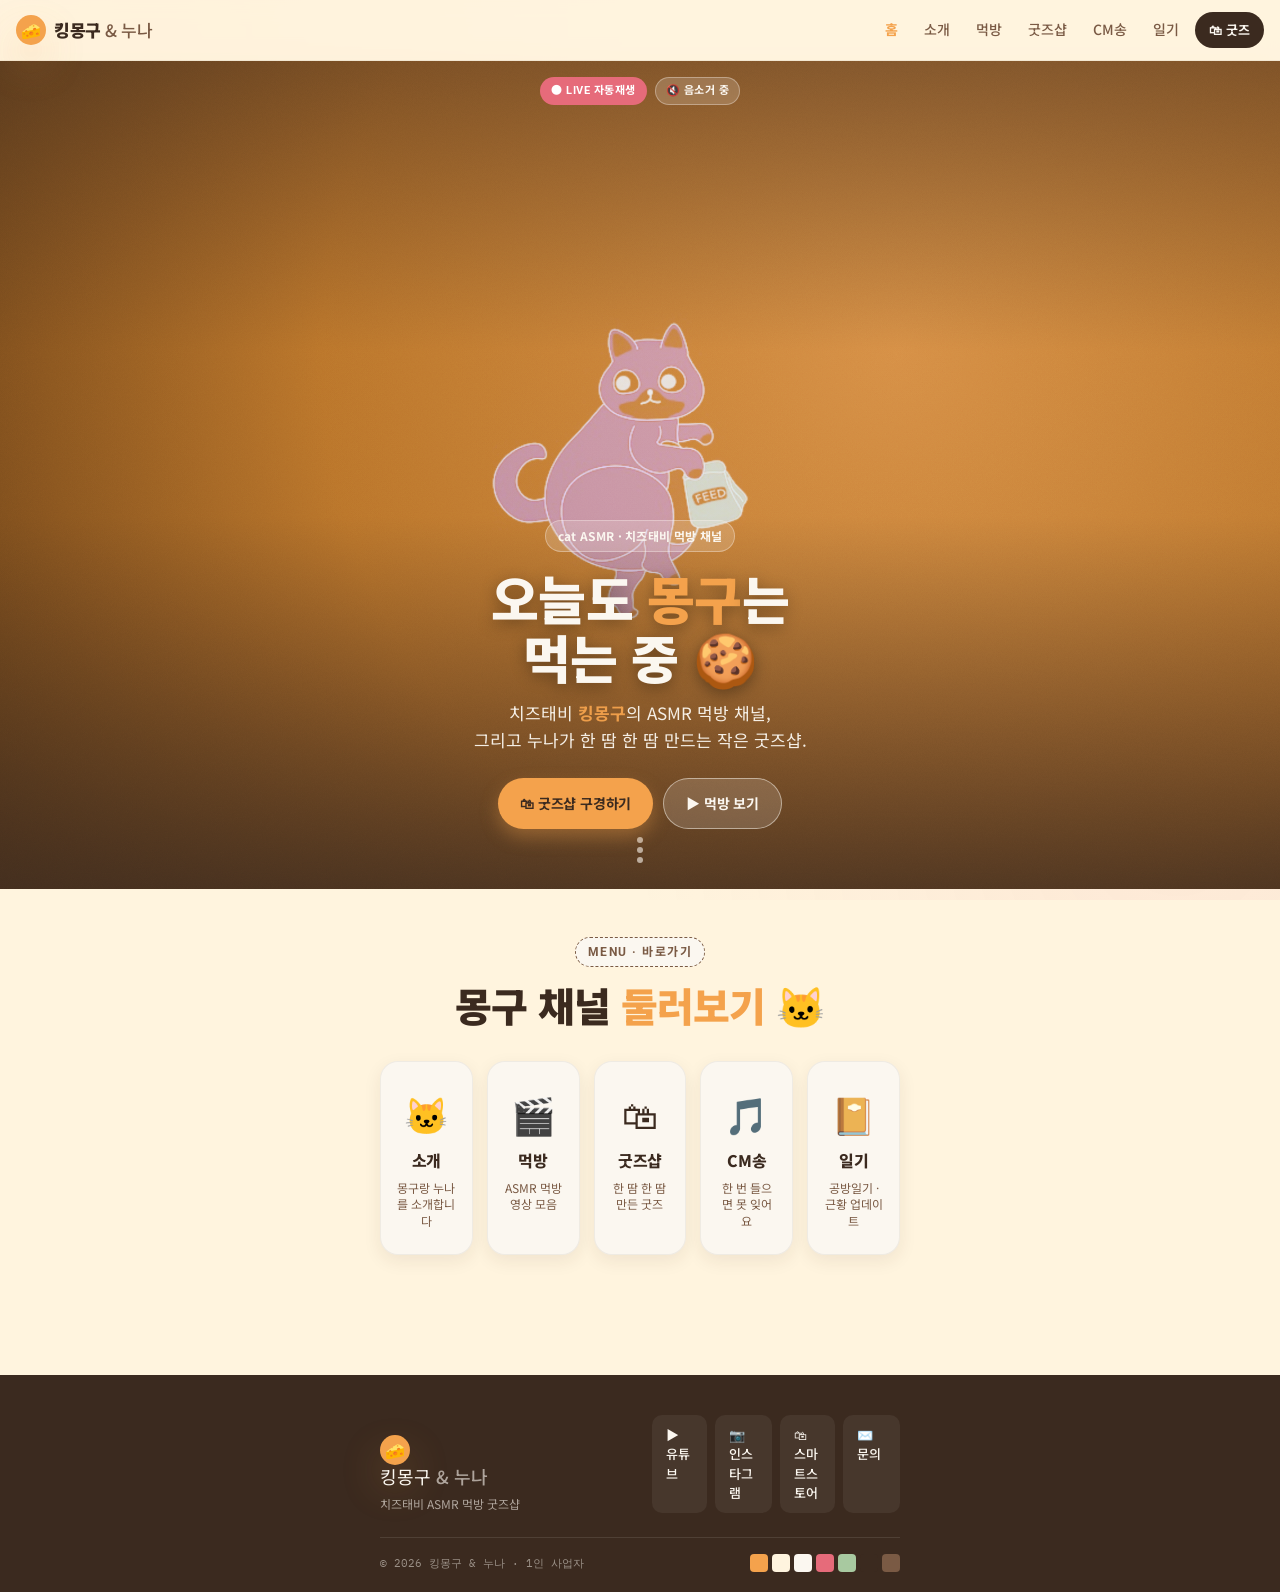
<file: index.html>
<!doctype html>
<html lang="ko">
<head>
  <meta charset="utf-8" />
  <meta name="viewport" content="width=device-width,initial-scale=1,viewport-fit=cover" />
  <meta name="theme-color" content="#F4A24C" />
  <meta name="description" content="치즈태비 킹몽구의 ASMR 먹방 채널 공식 굿즈샵. 누나가 한 땀 한 땀 만든 작은 가게." />

  <title>킹몽구 &amp; 누나 — 치즈태비 ASMR 먹방 굿즈샵</title>

  <!-- Open Graph -->
  <meta property="og:title" content="킹몽구 & 누나" />
  <meta property="og:description" content="치즈태비 ASMR 먹방 채널의 작은 굿즈샵 🐱🧀" />
  <meta property="og:type" content="website" />

  <link rel="preconnect" href="https://fonts.googleapis.com">
  <link rel="preconnect" href="https://fonts.gstatic.com" crossorigin>
  <link href="https://fonts.googleapis.com/css2?family=Noto+Sans+KR:wght@400;500;700;800;900&family=Roboto:wght@400;500;700;900&family=IBM+Plex+Mono:wght@400;500;600&display=swap" rel="stylesheet">

  <link rel="stylesheet" href="./styles.css" />
  <link rel="icon" href="data:image/svg+xml,%3Csvg xmlns='http://www.w3.org/2000/svg' viewBox='0 0 100 100'%3E%3Ctext y='.9em' font-size='90'%3E🧀%3C/text%3E%3C/svg%3E" />
</head>
<body data-page="home">

<!-- ============ 상단 네비 ============ -->
<header class="topbar" data-shrink>
  <a class="brand" href="index.html" aria-label="킹몽구 홈">
    <span class="brand-dot">🧀</span>
    <span class="brand-name">킹몽구 <em>&amp; 누나</em></span>
  </a>
  <nav class="topnav" aria-label="페이지">
    <a href="index.html">홈</a>
    <a href="about.html">소개</a>
    <a href="videos.html">먹방</a>
    <a href="shop.html">굿즈샵</a>
    <a href="cmsong.html">CM송</a>
    <a href="diary.html">일기</a>
  </nav>
  <a class="topcta" href="shop.html">🛍 굿즈</a>
</header>

<main id="top">

<!-- ============ 히어로 ============ -->
<section class="hero" id="hero">
  <div class="hero-bg">
    <iframe
      id="bgvideo"
      src=""
      data-yt-id="REPLACE_WITH_YOUTUBE_ID"
      title="몽구 영상 백그라운드"
      allow="autoplay; encrypted-media"
      tabindex="-1"
      aria-hidden="true"
      loading="lazy"
    ></iframe>
    <div class="hero-fallback" aria-hidden="true">
      <img class="hero-mongu" src="./assets/mongu.png" alt="킹몽구" />
    </div>
    <div class="hero-scrim"></div>
    <div class="hero-grain"></div>
  </div>

  <div class="hero-tags">
    <span class="tag tag-live">● LIVE 자동재생</span>
    <span class="tag tag-mute" id="muteBadge">🔇 음소거 중</span>
  </div>

  <div class="hero-copy">
    <span class="hero-badge">cat ASMR · 치즈태비 먹방 채널</span>
    <h1>오늘도 <em>몽구</em>는<br>먹는 중 🍪</h1>
    <p class="hero-sub">
      치즈태비 <b>킹몽구</b>의 ASMR 먹방 채널,<br>
      그리고 누나가 한 땀 한 땀 만드는 작은 굿즈샵.
    </p>
    <div class="hero-ctas">
      <a class="btn btn-primary" href="shop.html">🛍 굿즈샵 구경하기</a>
      <a class="btn btn-ghost" href="videos.html">▶︎ 먹방 보기</a>
    </div>
  </div>

  <button class="hero-scroll" type="button" aria-label="아래로 스크롤" data-scroll-to="#quick-links">
    <span></span><span></span><span></span>
  </button>
</section>

<!-- ============ 홈 퀵링크 ============ -->
<section class="section quick-links" id="quick-links">
  <div class="section-head">
    <span class="kicker">menu · 바로가기</span>
    <h2>몽구 채널 <em>둘러보기</em> 🐱</h2>
  </div>
  <div class="quick-grid">
    <a class="quick-card" href="about.html">
      <span class="quick-icon">🐱</span>
      <h3>소개</h3>
      <p>몽구랑 누나를 소개합니다</p>
    </a>
    <a class="quick-card" href="videos.html">
      <span class="quick-icon">🎬</span>
      <h3>먹방</h3>
      <p>ASMR 먹방 영상 모음</p>
    </a>
    <a class="quick-card" href="shop.html">
      <span class="quick-icon">🛍</span>
      <h3>굿즈샵</h3>
      <p>한 땀 한 땀 만든 굿즈</p>
    </a>
    <a class="quick-card" href="cmsong.html">
      <span class="quick-icon">🎵</span>
      <h3>CM송</h3>
      <p>한 번 들으면 못 잊어요</p>
    </a>
    <a class="quick-card" href="diary.html">
      <span class="quick-icon">📔</span>
      <h3>일기</h3>
      <p>공방일기 · 근황 업데이트</p>
    </a>
  </div>
</section>

</main>

<!-- ============ 푸터 ============ -->
<footer class="foot">
  <div class="foot-top">
    <div class="foot-brand">
      <span class="brand-dot">🧀</span>
      <span class="brand-name">킹몽구 <em>&amp; 누나</em></span>
      <p class="foot-tag">치즈태비 ASMR 먹방 굿즈샵</p>
    </div>
    <div class="foot-links">
      <a href="https://www.youtube.com/@cat.sister" target="_blank" rel="noopener">▶ 유튜브</a>
      <a href="#" target="_blank" rel="noopener">📷 인스타그램</a>
      <a href="#" target="_blank" rel="noopener">🛍 스마트스토어</a>
      <a href="mailto:hello@example.com">✉️ 문의</a>
    </div>
  </div>
  <div class="foot-bottom">
    <span>© 2026 킹몽구 & 누나 · 1인 사업자</span>
    <span class="palette-strip" aria-label="브랜드 컬러팔레트">
      <i style="background:#F4A24C"></i>
      <i style="background:#FFF4DE"></i>
      <i style="background:#FBF7F0"></i>
      <i style="background:#E66B7A"></i>
      <i style="background:#A8C9A0"></i>
      <i style="background:#3B2A1F"></i>
      <i style="background:#7A5A44"></i>
    </span>
  </div>
</footer>

<script src="./app.js" defer></script>
</body>
</html>
</file>
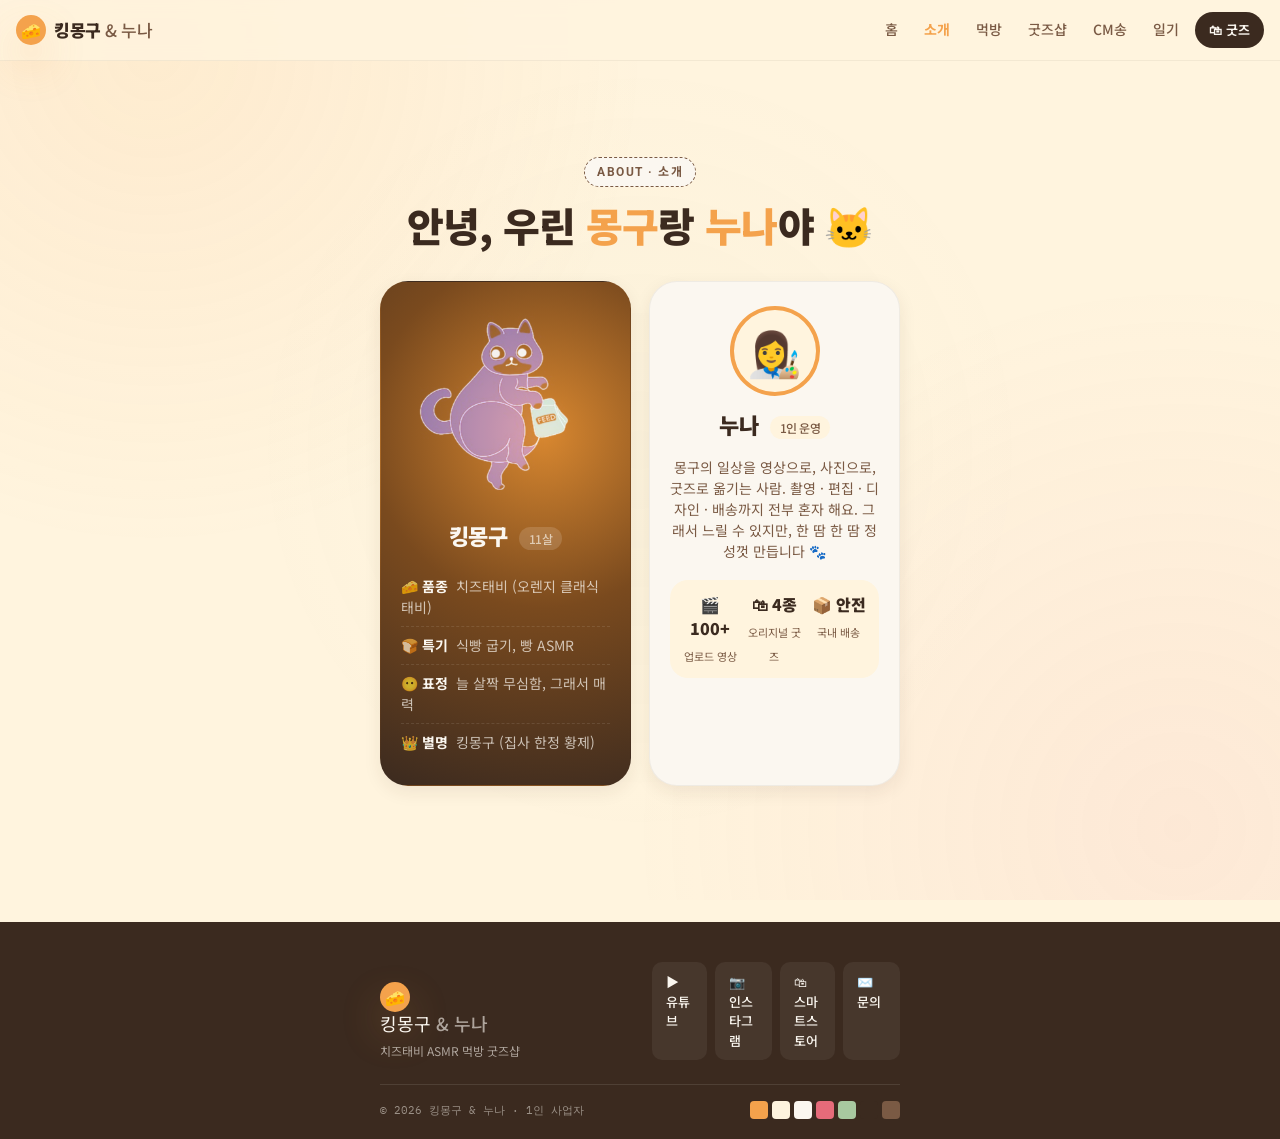
<file: about.html>
<!doctype html>
<html lang="ko">
<head>
  <meta charset="utf-8" />
  <meta name="viewport" content="width=device-width,initial-scale=1,viewport-fit=cover" />
  <meta name="theme-color" content="#F4A24C" />
  <meta name="description" content="치즈태비 킹몽구와 누나를 소개합니다." />

  <title>소개 — 킹몽구 &amp; 누나</title>

  <link rel="preconnect" href="https://fonts.googleapis.com">
  <link rel="preconnect" href="https://fonts.gstatic.com" crossorigin>
  <link href="https://fonts.googleapis.com/css2?family=Noto+Sans+KR:wght@400;500;700;800;900&family=Roboto:wght@400;500;700;900&family=IBM+Plex+Mono:wght@400;500;600&display=swap" rel="stylesheet">

  <link rel="stylesheet" href="./styles.css" />
  <link rel="icon" href="data:image/svg+xml,%3Csvg xmlns='http://www.w3.org/2000/svg' viewBox='0 0 100 100'%3E%3Ctext y='.9em' font-size='90'%3E🧀%3C/text%3E%3C/svg%3E" />
</head>
<body data-page="about">

<!-- ============ 상단 네비 ============ -->
<header class="topbar" data-shrink>
  <a class="brand" href="index.html" aria-label="킹몽구 홈">
    <span class="brand-dot">🧀</span>
    <span class="brand-name">킹몽구 <em>&amp; 누나</em></span>
  </a>
  <nav class="topnav" aria-label="페이지">
    <a href="index.html">홈</a>
    <a href="about.html">소개</a>
    <a href="videos.html">먹방</a>
    <a href="shop.html">굿즈샵</a>
    <a href="cmsong.html">CM송</a>
    <a href="diary.html">일기</a>
  </nav>
  <a class="topcta" href="shop.html">🛍 굿즈</a>
</header>

<main>

<!-- ============ 소개 ============ -->
<section class="section about" id="about">
  <div class="section-head">
    <span class="kicker">about · 소개</span>
    <h2>안녕, 우린 <em>몽구</em>랑 <em>누나</em>야 🐱</h2>
  </div>

  <div class="about-grid">
    <div class="about-card mongu-card">
      <img class="about-mongu" src="./assets/mongu.png" alt="킹몽구" />
      <h3>킹몽구 <span class="age">11살</span></h3>
      <ul class="facts">
        <li>🧀 <b>품종</b> 치즈태비 (오렌지 클래식 태비)</li>
        <li>🍞 <b>특기</b> 식빵 굽기, 빵 ASMR</li>
        <li>😶 <b>표정</b> 늘 살짝 무심함, 그래서 매력</li>
        <li>👑 <b>별명</b> 킹몽구 (집사 한정 황제)</li>
      </ul>
    </div>

    <div class="about-card sister-card">
      <div class="sis-emoji">👩‍🎨</div>
      <h3>누나 <span class="age">1인 운영</span></h3>
      <p class="sis-bio">
        몽구의 일상을 영상으로, 사진으로, 굿즈로 옮기는 사람.
        촬영 · 편집 · 디자인 · 배송까지 전부 혼자 해요.
        그래서 느릴 수 있지만, 한 땀 한 땀 정성껏 만듭니다 🐾
      </p>
      <div class="trust">
        <div class="trust-item"><b>🎬 100+</b><span>업로드 영상</span></div>
        <div class="trust-item"><b>🛍 4종</b><span>오리지널 굿즈</span></div>
        <div class="trust-item"><b>📦 안전</b><span>국내 배송</span></div>
      </div>
    </div>
  </div>
</section>

</main>

<!-- ============ 푸터 ============ -->
<footer class="foot">
  <div class="foot-top">
    <div class="foot-brand">
      <span class="brand-dot">🧀</span>
      <span class="brand-name">킹몽구 <em>&amp; 누나</em></span>
      <p class="foot-tag">치즈태비 ASMR 먹방 굿즈샵</p>
    </div>
    <div class="foot-links">
      <a href="https://www.youtube.com/@cat.sister" target="_blank" rel="noopener">▶ 유튜브</a>
      <a href="#" target="_blank" rel="noopener">📷 인스타그램</a>
      <a href="#" target="_blank" rel="noopener">🛍 스마트스토어</a>
      <a href="mailto:hello@example.com">✉️ 문의</a>
    </div>
  </div>
  <div class="foot-bottom">
    <span>© 2026 킹몽구 & 누나 · 1인 사업자</span>
    <span class="palette-strip" aria-label="브랜드 컬러팔레트">
      <i style="background:#F4A24C"></i>
      <i style="background:#FFF4DE"></i>
      <i style="background:#FBF7F0"></i>
      <i style="background:#E66B7A"></i>
      <i style="background:#A8C9A0"></i>
      <i style="background:#3B2A1F"></i>
      <i style="background:#7A5A44"></i>
    </span>
  </div>
</footer>

<script src="./app.js" defer></script>
</body>
</html>
</file>
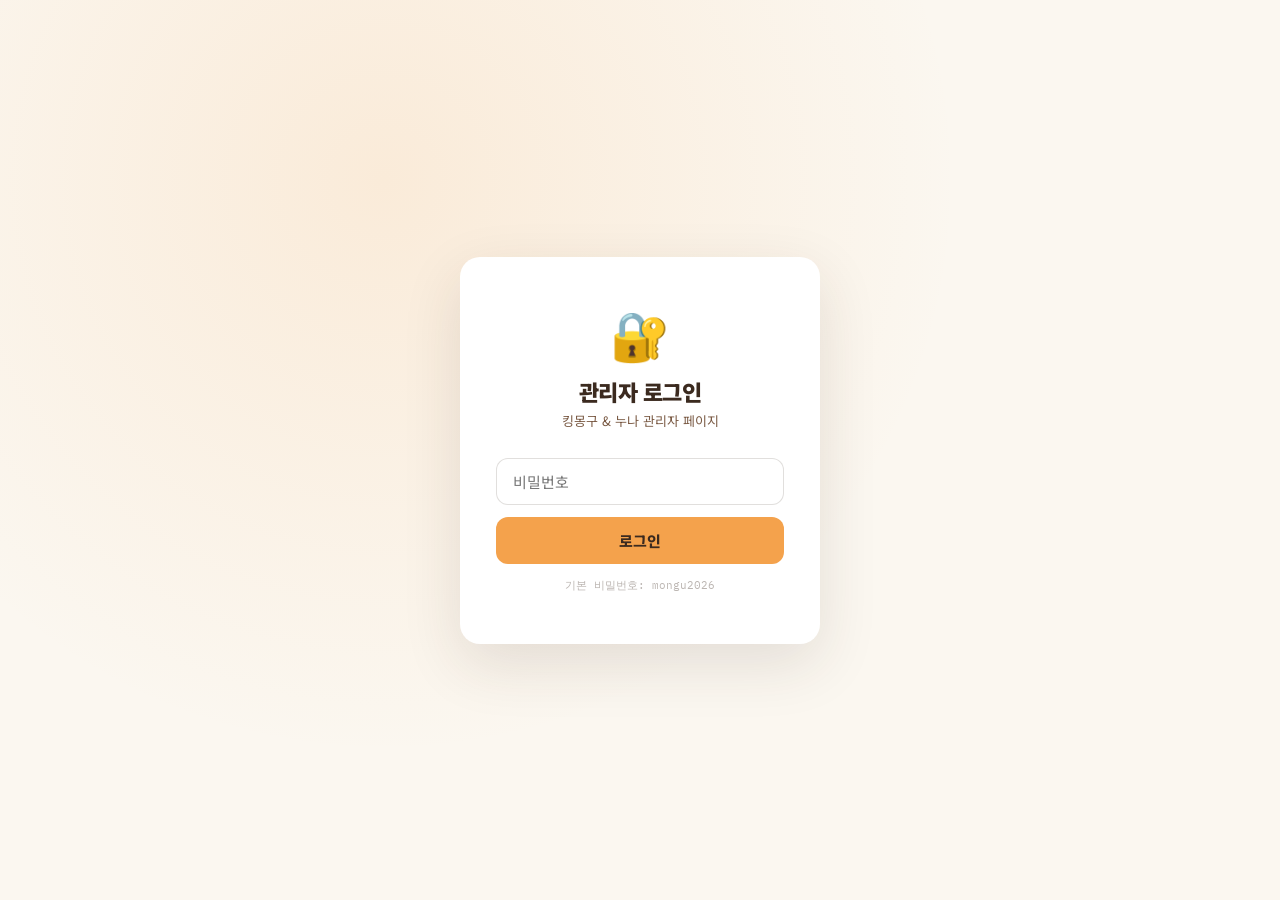
<file: admin.html>
<!doctype html>
<html lang="ko">
<head>
  <meta charset="utf-8" />
  <meta name="viewport" content="width=device-width,initial-scale=1" />
  <title>관리자 — 킹몽구 &amp; 누나</title>
  <link rel="preconnect" href="https://fonts.googleapis.com">
  <link rel="preconnect" href="https://fonts.gstatic.com" crossorigin>
  <link href="https://fonts.googleapis.com/css2?family=Noto+Sans+KR:wght@400;500;700;800;900&family=IBM+Plex+Mono:wght@400;500;600&display=swap" rel="stylesheet">
  <link rel="icon" href="data:image/svg+xml,%3Csvg xmlns='http://www.w3.org/2000/svg' viewBox='0 0 100 100'%3E%3Ctext y='.9em' font-size='90'%3E🔐%3C/text%3E%3C/svg%3E" />
  <style>
    :root {
      --cheese:#F4A24C;--cream:#FFF4DE;--paper:#FBF7F0;
      --strawberry:#E66B7A;--sage:#A8C9A0;--bean:#3B2A1F;--mocha:#7A5A44;
      --font:'Noto Sans KR',sans-serif;--mono:'IBM Plex Mono',monospace;
      --r:12px;
    }
    *,*::before,*::after{box-sizing:border-box}
    html,body{margin:0;padding:0;height:100%}
    body{font-family:var(--font);color:var(--bean);background:var(--paper);-webkit-font-smoothing:antialiased}
    button{font:inherit;cursor:pointer;border:0;background:none;color:inherit}
    input,textarea{font:inherit}
    a{color:inherit;text-decoration:none}

    /* Login */
    #loginScreen{min-height:100vh;display:flex;align-items:center;justify-content:center;
      background:radial-gradient(circle at 30% 20%,rgba(244,162,76,.14),transparent 50%),var(--paper)}
    .login-card{background:#fff;border-radius:20px;padding:40px 36px;
      box-shadow:0 20px 60px rgba(59,42,31,.12);width:100%;max-width:360px;text-align:center}
    .login-logo{font-size:48px;margin-bottom:8px}
    .login-card h1{font-size:22px;font-weight:900;margin:0 0 4px;letter-spacing:-.5px}
    .login-card .sub{font-size:13px;color:var(--mocha);margin:0 0 28px}
    .login-card input{width:100%;padding:12px 16px;border:1.5px solid rgba(59,42,31,.15);
      border-radius:var(--r);font-size:15px;outline:none;transition:border-color .15s;margin-bottom:12px;display:block}
    .login-card input:focus{border-color:var(--cheese)}
    .btn-login{width:100%;background:var(--cheese);color:var(--bean);padding:13px;border-radius:var(--r);
      font-size:15px;font-weight:800}
    .login-error{margin-top:12px;font-size:13px;color:var(--strawberry);display:none}
    .login-hint{margin-top:14px;font-size:11px;color:rgba(59,42,31,.35);font-family:var(--mono)}

    /* Dashboard */
    #dashboard{display:none;grid-template-columns:220px 1fr;min-height:100vh}
    #dashboard.show{display:grid}

    /* Sidebar */
    .sidebar{background:var(--bean);color:rgba(251,247,240,.85);
      display:flex;flex-direction:column;padding:24px 14px;
      position:sticky;top:0;height:100vh;overflow-y:auto}
    .sb-brand{display:flex;align-items:center;gap:10px;
      font-size:15px;font-weight:900;color:var(--cheese);margin-bottom:28px}
    .sb-dot{width:32px;height:32px;background:var(--cheese);border-radius:50%;
      display:grid;place-items:center;font-size:16px;color:var(--bean);flex-shrink:0}
    .sb-nav{display:flex;flex-direction:column;gap:3px;flex:1}
    .tab-btn{display:flex;align-items:center;gap:10px;padding:10px 12px;border-radius:10px;
      font-size:14px;font-weight:500;color:rgba(251,247,240,.55);text-align:left;
      transition:background .15s,color .15s}
    .tab-btn:hover{background:rgba(251,247,240,.08);color:rgba(251,247,240,.9)}
    .tab-btn.on{background:rgba(244,162,76,.2);color:var(--cheese);font-weight:700}
    .sb-bottom{display:flex;flex-direction:column;gap:6px;padding-top:14px;
      border-top:1px solid rgba(251,247,240,.08)}
    .sb-link{display:flex;align-items:center;gap:8px;font-size:13px;color:rgba(251,247,240,.45);
      padding:8px 12px;border-radius:8px;transition:color .15s}
    .sb-link:hover{color:rgba(251,247,240,.8)}
    .btn-logout{display:flex;align-items:center;gap:8px;font-size:13px;color:rgba(251,247,240,.35);
      padding:8px 12px;border-radius:8px;transition:color .15s;text-align:left}
    .btn-logout:hover{color:var(--strawberry)}
    .sync-pill{display:inline-block;font-size:11px;font-family:var(--mono);
      padding:4px 10px;border-radius:999px;margin-bottom:8px}
    .sync-pill.idle{background:rgba(251,247,240,.08);color:rgba(251,247,240,.35)}
    .sync-pill.busy{background:rgba(244,162,76,.2);color:var(--cheese)}
    .sync-pill.ok{background:rgba(168,201,160,.2);color:var(--sage)}
    .sync-pill.err{background:rgba(230,107,122,.2);color:var(--strawberry)}

    /* Main */
    .dash-main{padding:32px 28px;max-width:860px}
    .tab-panel{display:none}
    .tab-panel.on{display:block}
    .ph{display:flex;align-items:center;justify-content:space-between;margin-bottom:20px}
    .ph h2{font-size:22px;font-weight:900;margin:0;letter-spacing:-.5px}

    /* Buttons */
    .btn-add{background:var(--cheese);color:var(--bean);padding:9px 18px;border-radius:999px;font-size:13px;font-weight:800}
    .btn-save{background:var(--cheese);color:var(--bean);padding:10px 20px;border-radius:var(--r);font-size:14px;font-weight:800}
    .btn-cancel{background:rgba(59,42,31,.08);color:var(--mocha);padding:10px 20px;border-radius:var(--r);font-size:14px}
    .btn-edit{background:rgba(59,42,31,.07);color:var(--mocha);padding:6px 12px;border-radius:8px;font-size:12px;font-weight:700}
    .btn-del{background:rgba(230,107,122,.12);color:var(--strawberry);padding:6px 12px;border-radius:8px;font-size:12px;font-weight:700}
    .btn-danger{background:var(--strawberry);color:#fff;padding:10px 20px;border-radius:var(--r);font-size:14px;font-weight:800}
    .btn-ghost{background:rgba(59,42,31,.08);color:var(--mocha);padding:10px 20px;border-radius:var(--r);font-size:14px}

    /* Notice */
    .notice{background:rgba(168,201,160,.18);border:1px solid var(--sage);border-radius:var(--r);
      padding:12px 16px;font-size:13px;line-height:1.55;margin-bottom:18px}

    /* Item list */
    .list{display:flex;flex-direction:column;gap:10px;margin-bottom:20px}
    .row{background:#fff;border:1px solid rgba(59,42,31,.07);border-radius:var(--r);
      padding:14px 16px;display:flex;align-items:center;gap:12px}
    .row-emoji{font-size:26px;flex-shrink:0}
    .row-info{flex:1;min-width:0}
    .row-name{font-weight:800;font-size:15px}
    .row-desc{font-size:12px;color:var(--mocha);margin-top:2px;white-space:nowrap;overflow:hidden;text-overflow:ellipsis}
    .row-price{font-family:var(--mono);font-size:14px;font-weight:700;flex-shrink:0}
    .row-acts{display:flex;gap:6px;flex-shrink:0}
    .badge{font-size:10px;font-weight:800;background:var(--strawberry);color:#fff;
      padding:2px 7px;border-radius:999px;margin-left:6px;vertical-align:middle}
    .badge.feat{background:var(--sage);color:var(--bean)}

    /* Diary row */
    .drow{background:#fff;border:1px solid rgba(59,42,31,.07);border-left:4px solid var(--cheese);
      border-radius:var(--r);padding:14px 16px;display:flex;gap:12px}
    .drow-body{flex:1;min-width:0}
    .drow-date{font-family:var(--mono);font-size:11px;color:var(--mocha);margin-bottom:4px}
    .drow-title{font-weight:800;font-size:15px}
    .drow-content{font-size:12px;color:var(--mocha);margin-top:4px;line-height:1.5}

    /* Form */
    .form-card{background:#fff;border:1.5px solid var(--cheese);border-radius:16px;padding:24px;margin-bottom:20px}
    .form-card h3{font-size:16px;font-weight:900;margin:0 0 18px}
    .fg{display:grid;grid-template-columns:1fr 1fr;gap:14px}
    .f{display:flex;flex-direction:column;gap:6px}
    .f.full{grid-column:1/-1}
    .f label{font-size:12px;font-weight:700;color:var(--mocha)}
    .f input,.f textarea{padding:10px 12px;border:1.5px solid rgba(59,42,31,.12);border-radius:10px;
      font-size:14px;outline:none;transition:border-color .15s;background:var(--paper)}
    .f input:focus,.f textarea:focus{border-color:var(--cheese);background:#fff}
    .f textarea{resize:vertical;min-height:80px}
    .f input[type=color]{padding:4px 6px;height:42px;cursor:pointer}
    .f-check{display:flex;align-items:center;gap:8px;font-size:14px;cursor:pointer}
    .f-check input{width:16px;height:16px;accent-color:var(--cheese)}
    .f-acts{display:flex;gap:10px;margin-top:18px}

    /* Settings */
    .ss{background:#fff;border:1px solid rgba(59,42,31,.08);border-radius:var(--r);padding:20px;margin-bottom:14px}
    .ss h3{font-size:15px;font-weight:800;margin:0 0 14px}
    .ss p{font-size:13px;color:var(--mocha);margin:0 0 14px;line-height:1.6}

    /* Empty */
    .empty{text-align:center;padding:48px 24px;color:var(--mocha);font-size:14px}

    /* Toast */
    .toast{position:fixed;bottom:24px;left:50%;transform:translateX(-50%) translateY(80px);
      background:var(--bean);color:#fff;padding:12px 22px;border-radius:999px;
      font-size:14px;font-weight:700;box-shadow:0 8px 24px rgba(0,0,0,.2);
      transition:transform .3s cubic-bezier(.2,.8,.2,1);z-index:999;pointer-events:none}
    .toast.show{transform:translateX(-50%) translateY(0)}

    @media(max-width:720px){
      #dashboard.show{grid-template-columns:1fr;grid-template-rows:auto 1fr}
      .sidebar{position:static;height:auto;flex-direction:row;flex-wrap:wrap;padding:10px 12px;gap:6px}
      .sb-brand{margin-bottom:0}
      .sb-nav{flex-direction:row;flex:none;gap:3px}
      .tab-btn{padding:8px 10px;font-size:12px}
      .sb-bottom{flex-direction:row;border-top:0;padding-top:0;margin-left:auto}
      .dash-main{padding:16px}
      .fg{grid-template-columns:1fr}
      .f.full{grid-column:1}
    }
  </style>
</head>
<body>

<!-- 로그인 -->
<div id="loginScreen">
  <div class="login-card">
    <div class="login-logo">🔐</div>
    <h1>관리자 로그인</h1>
    <p class="sub">킹몽구 &amp; 누나 관리자 페이지</p>
    <form id="loginForm">
      <input type="password" id="pwInput" placeholder="비밀번호" />
      <button class="btn-login" type="submit">로그인</button>
    </form>
    <p class="login-error" id="loginErr">비밀번호가 틀렸어요 🙅</p>
    <p class="login-hint">기본 비밀번호: mongu2026</p>
  </div>
</div>

<!-- 대시보드 -->
<div id="dashboard">
  <aside class="sidebar">
    <div class="sb-brand"><div class="sb-dot">🧀</div>관리자</div>
    <nav class="sb-nav">
      <button class="tab-btn on" data-tab="products">🛍 상품 관리</button>
      <button class="tab-btn" data-tab="diary">📔 일기 관리</button>
      <button class="tab-btn" data-tab="settings">⚙️ 설정</button>
    </nav>
    <div class="sb-bottom">
      <div class="sync-pill idle" id="syncPill">● 미연결</div>
      <a class="sb-link" href="index.html" target="_blank">↗ 사이트 보기</a>
      <button class="btn-logout" id="btnLogout">로그아웃</button>
    </div>
  </aside>

  <main class="dash-main">

    <!-- 상품 -->
    <div id="tab-products" class="tab-panel on">
      <div class="ph"><h2>🛍 상품 관리</h2><button class="btn-add" id="btnNewProduct">+ 상품 추가</button></div>
      <div class="notice">💡 저장하면 GitHub에 자동 배포돼요 (토큰 연결 시). 설정 탭에서 토큰을 먼저 입력하세요.</div>

      <div class="form-card" id="productForm" style="display:none">
        <h3 id="pFormTitle">새 상품</h3>
        <input type="hidden" id="pId" />
        <div class="fg">
          <div class="f"><label>상품명 *</label><input type="text" id="pName" placeholder="먹방 스티커팩" /></div>
          <div class="f"><label>가격 (원) *</label><input type="number" id="pPrice" placeholder="4500" /></div>
          <div class="f full"><label>설명</label><input type="text" id="pDesc" placeholder="몽구의 시그니처 먹방 컷 6종 스티커" /></div>
          <div class="f"><label>이모지 (대)</label><input type="text" id="pEmoji" placeholder="🐱" maxlength="4" /></div>
          <div class="f"><label>이모지 (소)</label><input type="text" id="pEStack" placeholder="🧀" maxlength="4" /></div>
          <div class="f"><label>배경색</label><input type="color" id="pColor" value="#F4A24C" /></div>
          <div class="f"><label>배지 (신상 · SALE)</label><input type="text" id="pBadge" placeholder="신상" maxlength="10" /></div>
          <div class="f full"><label>구매 링크</label><input type="url" id="pLink" placeholder="https://smartstore.naver.com/..." /></div>
          <div class="f full"><label class="f-check"><input type="checkbox" id="pFeatured" />대표 상품 (크게 표시)</label></div>
        </div>
        <div class="f-acts">
          <button class="btn-save" id="btnSaveProduct">저장</button>
          <button class="btn-cancel" id="btnCancelProduct">취소</button>
        </div>
      </div>

      <div class="list" id="productList"></div>
    </div>

    <!-- 일기 -->
    <div id="tab-diary" class="tab-panel">
      <div class="ph"><h2>📔 일기 관리</h2><button class="btn-add" id="btnNewDiary">+ 일기 추가</button></div>

      <div class="form-card" id="diaryForm" style="display:none">
        <h3 id="dFormTitle">새 일기</h3>
        <input type="hidden" id="dId" />
        <div class="fg">
          <div class="f"><label>날짜 *</label><input type="text" id="dDate" placeholder="2026.05.10" /></div>
          <div class="f full"><label>제목 *</label><input type="text" id="dTitle" placeholder="🍪 새 먹방 촬영" /></div>
          <div class="f full"><label>내용</label><textarea id="dContent" placeholder="오늘의 공방 이야기..."></textarea></div>
        </div>
        <div class="f-acts">
          <button class="btn-save" id="btnSaveDiary">저장</button>
          <button class="btn-cancel" id="btnCancelDiary">취소</button>
        </div>
      </div>

      <div class="list" id="diaryList"></div>
    </div>

    <!-- 설정 -->
    <div id="tab-settings" class="tab-panel">
      <div class="ph"><h2>⚙️ 설정</h2></div>

      <div class="ss" style="border-color:rgba(244,162,76,.4)">
        <h3>🚀 GitHub 자동 배포</h3>
        <p>저장마다 GitHub에 커밋 → 1~2분 후 모든 방문자에게 반영됩니다.<br>토큰은 이 브라우저에만 저장되고 GitHub엔 올라가지 않아요.</p>
        <div class="fg" style="max-width:500px">
          <div class="f full"><label>GitHub Personal Access Token</label>
            <input type="password" id="ghToken" placeholder="github_pat_..." autocomplete="off" /></div>
        </div>
        <div style="display:flex;gap:10px;margin-top:14px;flex-wrap:wrap">
          <button class="btn-save" id="btnSaveToken">연결</button>
          <button class="btn-ghost" id="btnTestToken">테스트</button>
          <button class="btn-del" id="btnDelToken" style="display:none">토큰 삭제</button>
        </div>
        <p id="ghMsg" style="font-size:13px;margin-top:10px"></p>
      </div>

      <div class="ss">
        <h3>🔑 비밀번호 변경</h3>
        <div class="fg" style="max-width:460px">
          <div class="f full"><label>새 비밀번호</label><input type="password" id="newPw" placeholder="새 비밀번호" /></div>
          <div class="f full"><label>확인</label><input type="password" id="confPw" placeholder="다시 입력" /></div>
        </div>
        <button class="btn-save" style="margin-top:14px" id="btnChangePw">변경</button>
        <p id="pwMsg" style="font-size:13px;margin-top:10px"></p>
      </div>

      <div class="ss" style="border-color:rgba(230,107,122,.3)">
        <h3 style="color:var(--strawberry)">🗑 초기화</h3>
        <p>상품·일기를 기본값으로 되돌립니다. 되돌릴 수 없어요.</p>
        <button class="btn-danger" id="btnReset">기본값으로 초기화</button>
      </div>
    </div>

  </main>
</div>

<div class="toast" id="toast"></div>

<script>
// ── 상수 ──
const K = {
  PW:       'mongu_admin_pw',
  PRODUCTS: 'mongu_products',
  DIARY:    'mongu_diary',
  TOKEN:    'mongu_gh_token',
};
const GH = { owner:'rnnbaek', repo:'monk', path:'data.json', branch:'main' };
const DEFAULT_PW = 'mongu2026';

const DEFAULT_PRODUCTS = [
  {id:1,featured:true, badge:'신상',emoji:'🐱',es:'🧀',color:'#F4A24C',name:'먹방 스티커팩', desc:'몽구의 시그니처 먹방 컷 6종 스티커',price:'4500',link:''},
  {id:2,featured:false,badge:'',   emoji:'📮',es:'✉️',color:'#FFF4DE',name:'엽서 4종 세트', desc:'치즈 노을 · 산타 모자 · 식빵 · 시크한 표정',price:'2000',link:''},
  {id:3,featured:false,badge:'',   emoji:'🔑',es:'👑',color:'#A8C9A0',name:'킹몽구 키링',   desc:'왕관 쓴 몽구 아크릴 키링 50×50mm',price:'9000',link:''},
  {id:4,featured:false,badge:'',   emoji:'📛',es:'🐾',color:'#E66B7A',name:'치즈태비 뱃지', desc:'금속 핀뱃지 · 가방·옷에 콕',price:'5000',link:''},
];
const DEFAULT_DIARY = [
  {id:1,date:'2026.05.05',title:'🍪 새 먹방 촬영 — 어린이날 쿠키',content:'몽구가 쿠키 모양 빵을 한참 노려보다가 결국 한 입. 영상 곧 올라가요.'},
  {id:2,date:'2026.04.28',title:'📦 키링 1차 입고',content:'아크릴 키링 30개 입고. 검수에서 7개 탈락… 다시 발주 넣었어요.'},
  {id:3,date:'2026.04.20',title:'🎨 굿즈샵 v1 시안 완성',content:'브랜드 컬러팔레트 7종 확정. 치즈 오렌지 + 따뜻한 종이 베이스.'},
];

// ── 비밀번호 (btoa, 동기, 어디서나 동작) ──
function encodePw(pw) { return btoa(unescape(encodeURIComponent(pw + ':kg'))); }

// ── localStorage ──
function getProducts() { try { return JSON.parse(localStorage.getItem(K.PRODUCTS)) || DEFAULT_PRODUCTS; } catch { return DEFAULT_PRODUCTS; } }
function saveProducts(a) { localStorage.setItem(K.PRODUCTS, JSON.stringify(a)); }
function getDiary()    { try { return JSON.parse(localStorage.getItem(K.DIARY))    || DEFAULT_DIARY;    } catch { return DEFAULT_DIARY;    } }
function saveDiary(a)  { localStorage.setItem(K.DIARY, JSON.stringify(a)); }
function getToken()    { return localStorage.getItem(K.TOKEN) || ''; }
function nextId(a)     { return a.length ? Math.max(...a.map(x=>x.id))+1 : 1; }
function today()       { const d=new Date(); return `${d.getFullYear()}.${String(d.getMonth()+1).padStart(2,'0')}.${String(d.getDate()).padStart(2,'0')}`; }

// ── 토스트 ──
let toastT;
function toast(msg) {
  const el = document.getElementById('toast');
  el.textContent = msg; el.classList.add('show');
  clearTimeout(toastT);
  toastT = setTimeout(() => el.classList.remove('show'), 2600);
}

// ── sync pill ──
function setPill(state, label) {
  const el = document.getElementById('syncPill');
  el.className = 'sync-pill ' + state;
  el.textContent = label;
}

// ── GitHub 동기화 ──
function toBase64(str) {
  const bytes = new TextEncoder().encode(str);
  let bin = '';
  for (let i = 0; i < bytes.length; i++) bin += String.fromCharCode(bytes[i]);
  return btoa(bin);
}

async function syncGH() {
  const token = getToken();
  if (!token) return;
  setPill('busy', '↻ 배포 중...');
  const payload = JSON.stringify({
    products: getProducts().map(p => ({id:p.id,featured:p.featured,badge:p.badge,emoji:p.emoji,emojiStack:p.es,color:p.color,name:p.name,description:p.desc,price:p.price,buyLink:p.link})),
    diary:    getDiary(),
    updatedAt: new Date().toISOString(),
  }, null, 2);

  const hdrs = {
    'Authorization': `Bearer ${token}`,
    'Accept': 'application/vnd.github+json',
    'X-GitHub-Api-Version': '2022-11-28',
    'Content-Type': 'application/json',
  };
  try {
    let sha;
    const get = await fetch(`https://api.github.com/repos/${GH.owner}/${GH.repo}/contents/${GH.path}`, {headers: hdrs});
    if (get.ok) sha = (await get.json()).sha;

    const put = await fetch(`https://api.github.com/repos/${GH.owner}/${GH.repo}/contents/${GH.path}`, {
      method: 'PUT', headers: hdrs,
      body: JSON.stringify({
        message: `관리자 업데이트 (${new Date().toLocaleString('ko-KR')})`,
        content: toBase64(payload),
        branch: GH.branch,
        ...(sha ? {sha} : {}),
      }),
    });
    if (!put.ok) { const e = await put.json(); throw new Error(e.message); }
    setPill('ok', '✓ 배포됨');
    toast('GitHub 배포 완료 🚀 (1~2분 후 전체 반영)');
  } catch (e) {
    setPill('err', '✕ 오류');
    toast('배포 실패: ' + e.message);
  }
}

// ── 로그인 ──
function initPw() {
  if (!localStorage.getItem(K.PW)) localStorage.setItem(K.PW, encodePw(DEFAULT_PW));
}

document.getElementById('loginForm').addEventListener('submit', e => {
  e.preventDefault();
  const pw = document.getElementById('pwInput').value;
  const ok = encodePw(pw) === localStorage.getItem(K.PW);
  if (ok) {
    document.getElementById('loginScreen').style.display = 'none';
    document.getElementById('dashboard').classList.add('show');
    renderProducts();
    renderDiary();
    updateTokenUI();
  } else {
    document.getElementById('loginErr').style.display = 'block';
    document.getElementById('pwInput').value = '';
  }
});

document.getElementById('btnLogout').addEventListener('click', () => {
  document.getElementById('loginScreen').style.display = '';
  document.getElementById('dashboard').classList.remove('show');
  document.getElementById('pwInput').value = '';
  document.getElementById('loginErr').style.display = 'none';
});

// ── 탭 ──
document.querySelectorAll('.tab-btn[data-tab]').forEach(btn => {
  btn.addEventListener('click', () => {
    document.querySelectorAll('.tab-btn').forEach(b => b.classList.remove('on'));
    document.querySelectorAll('.tab-panel').forEach(p => p.classList.remove('on'));
    btn.classList.add('on');
    document.getElementById('tab-' + btn.dataset.tab).classList.add('on');
  });
});

// ── 상품 목록 ──
function renderProducts() {
  const list = document.getElementById('productList');
  const products = getProducts();
  if (!products.length) { list.innerHTML = '<div class="empty">상품이 없어요. + 상품 추가를 눌러보세요.</div>'; return; }
  list.innerHTML = products.map(p => `
    <div class="row">
      <div class="row-emoji">${p.emoji}</div>
      <div class="row-info">
        <div class="row-name">${p.name}
          ${p.badge ? `<span class="badge">${p.badge}</span>` : ''}
          ${p.featured ? '<span class="badge feat">대표</span>' : ''}
        </div>
        <div class="row-desc">${p.desc}</div>
      </div>
      <div class="row-price">₩${Number(p.price).toLocaleString()}</div>
      <div class="row-acts">
        <button class="btn-edit" onclick="editProduct(${p.id})">편집</button>
        <button class="btn-del" onclick="delProduct(${p.id})">삭제</button>
      </div>
    </div>
  `).join('');
}

let editPid = null;
function openProductForm(p) {
  document.getElementById('pFormTitle').textContent = p ? '상품 편집' : '새 상품';
  document.getElementById('pId').value      = p ? p.id : '';
  document.getElementById('pName').value    = p ? p.name : '';
  document.getElementById('pPrice').value   = p ? p.price : '';
  document.getElementById('pDesc').value    = p ? p.desc : '';
  document.getElementById('pEmoji').value   = p ? p.emoji : '';
  document.getElementById('pEStack').value  = p ? (p.es||'') : '';
  document.getElementById('pColor').value   = p ? (p.color||'#F4A24C') : '#F4A24C';
  document.getElementById('pBadge').value   = p ? (p.badge||'') : '';
  document.getElementById('pLink').value    = p ? (p.link||'') : '';
  document.getElementById('pFeatured').checked = p ? !!p.featured : false;
  document.getElementById('productForm').style.display = 'block';
  document.getElementById('pName').focus();
}

document.getElementById('btnNewProduct').addEventListener('click', () => { editPid = null; openProductForm(null); });
document.getElementById('btnCancelProduct').addEventListener('click', () => { document.getElementById('productForm').style.display = 'none'; editPid = null; });

window.editProduct = id => { editPid = id; openProductForm(getProducts().find(x => x.id === id)); };
window.delProduct  = id => {
  if (!confirm('이 상품을 삭제할까요?')) return;
  saveProducts(getProducts().filter(x => x.id !== id));
  renderProducts(); toast('삭제됐어요 🗑'); syncGH();
};

document.getElementById('btnSaveProduct').addEventListener('click', () => {
  const name  = document.getElementById('pName').value.trim();
  const price = document.getElementById('pPrice').value.trim();
  if (!name || !price) { alert('상품명과 가격은 필수예요!'); return; }
  const products = getProducts();
  const item = {
    id:       editPid || nextId(products),
    name, price,
    desc:     document.getElementById('pDesc').value.trim(),
    emoji:    document.getElementById('pEmoji').value.trim() || '📦',
    es:       document.getElementById('pEStack').value.trim(),
    color:    document.getElementById('pColor').value,
    badge:    document.getElementById('pBadge').value.trim(),
    link:     document.getElementById('pLink').value.trim(),
    featured: document.getElementById('pFeatured').checked,
  };
  if (editPid) { const i = products.findIndex(x => x.id === editPid); products[i] = item; }
  else { products.push(item); }
  const wasEdit = !!editPid;
  saveProducts(products); editPid = null;
  document.getElementById('productForm').style.display = 'none';
  renderProducts(); toast(wasEdit ? '수정됐어요 ✅' : '추가됐어요 🎉'); syncGH();
});

// ── 일기 목록 ──
function renderDiary() {
  const list = document.getElementById('diaryList');
  const diary = getDiary();
  if (!diary.length) { list.innerHTML = '<div class="empty">일기가 없어요.</div>'; return; }
  list.innerHTML = diary.map(d => `
    <div class="drow">
      <div class="drow-body">
        <div class="drow-date">${d.date}</div>
        <div class="drow-title">${d.title}</div>
        <div class="drow-content">${d.content}</div>
      </div>
      <div class="row-acts">
        <button class="btn-edit" onclick="editDiary(${d.id})">편집</button>
        <button class="btn-del" onclick="delDiary(${d.id})">삭제</button>
      </div>
    </div>
  `).join('');
}

let editDid = null;
function openDiaryForm(d) {
  document.getElementById('dFormTitle').textContent = d ? '일기 편집' : '새 일기';
  document.getElementById('dId').value      = d ? d.id : '';
  document.getElementById('dDate').value    = d ? d.date : today();
  document.getElementById('dTitle').value   = d ? d.title : '';
  document.getElementById('dContent').value = d ? d.content : '';
  document.getElementById('diaryForm').style.display = 'block';
  document.getElementById('dTitle').focus();
}

document.getElementById('btnNewDiary').addEventListener('click', () => { editDid = null; openDiaryForm(null); });
document.getElementById('btnCancelDiary').addEventListener('click', () => { document.getElementById('diaryForm').style.display = 'none'; editDid = null; });

window.editDiary = id => { editDid = id; openDiaryForm(getDiary().find(x => x.id === id)); };
window.delDiary  = id => {
  if (!confirm('이 일기를 삭제할까요?')) return;
  saveDiary(getDiary().filter(x => x.id !== id));
  renderDiary(); toast('삭제됐어요 🗑'); syncGH();
};

document.getElementById('btnSaveDiary').addEventListener('click', () => {
  const date    = document.getElementById('dDate').value.trim();
  const title   = document.getElementById('dTitle').value.trim();
  const content = document.getElementById('dContent').value.trim();
  if (!date || !title) { alert('날짜와 제목은 필수예요!'); return; }
  const diary = getDiary();
  const item  = { id: editDid || nextId(diary), date, title, content };
  if (editDid) { const i = diary.findIndex(x => x.id === editDid); diary[i] = item; }
  else { diary.unshift(item); }
  const wasEdit = !!editDid;
  saveDiary(diary); editDid = null;
  document.getElementById('diaryForm').style.display = 'none';
  renderDiary(); toast(wasEdit ? '수정됐어요 ✅' : '추가됐어요 🎉'); syncGH();
});

// ── 설정: GitHub 토큰 ──
function updateTokenUI() {
  const has = !!getToken();
  const msg = document.getElementById('ghMsg');
  const del = document.getElementById('btnDelToken');
  if (has) {
    msg.style.color = 'var(--sage)';
    msg.textContent = '✅ 연결됨 — 저장할 때마다 자동 배포됩니다.';
    del.style.display = 'inline-flex';
    setPill('ok', '✓ 연결됨');
  } else {
    msg.textContent = '';
    del.style.display = 'none';
    setPill('idle', '● 미연결');
  }
}

document.getElementById('btnSaveToken').addEventListener('click', () => {
  const val = document.getElementById('ghToken').value.trim();
  const msg = document.getElementById('ghMsg');
  if (!val) { msg.style.color='var(--strawberry)'; msg.textContent='토큰을 입력하세요.'; return; }
  localStorage.setItem(K.TOKEN, val);
  document.getElementById('ghToken').value = '';
  updateTokenUI(); toast('토큰 저장됐어요 🔑');
});

document.getElementById('btnTestToken').addEventListener('click', async () => {
  const token = document.getElementById('ghToken').value.trim() || getToken();
  const msg   = document.getElementById('ghMsg');
  if (!token) { msg.style.color='var(--strawberry)'; msg.textContent='토큰을 먼저 입력하세요.'; return; }
  msg.style.color = 'var(--mocha)'; msg.textContent = '테스트 중...';
  try {
    const r = await fetch(`https://api.github.com/repos/${GH.owner}/${GH.repo}`, {
      headers: { 'Authorization': `Bearer ${token}`, 'Accept': 'application/vnd.github+json' }
    });
    if (r.ok) { msg.style.color='var(--sage)'; msg.textContent='✅ 연결 성공! 저장 버튼으로 적용하세요.'; }
    else { const e=await r.json(); throw new Error(e.message); }
  } catch(e) { msg.style.color='var(--strawberry)'; msg.textContent='❌ 실패: '+e.message; }
});

document.getElementById('btnDelToken').addEventListener('click', () => {
  if (!confirm('토큰을 삭제할까요?')) return;
  localStorage.removeItem(K.TOKEN); updateTokenUI(); toast('토큰 삭제됐어요');
});

// ── 설정: 비밀번호 ──
document.getElementById('btnChangePw').addEventListener('click', () => {
  const a   = document.getElementById('newPw').value;
  const b   = document.getElementById('confPw').value;
  const msg = document.getElementById('pwMsg');
  if (!a) { msg.style.color='var(--strawberry)'; msg.textContent='비밀번호를 입력하세요.'; return; }
  if (a !== b) { msg.style.color='var(--strawberry)'; msg.textContent='비밀번호가 일치하지 않아요.'; return; }
  localStorage.setItem(K.PW, encodePw(a));
  msg.style.color='var(--sage)'; msg.textContent='변경됐어요 ✅';
  document.getElementById('newPw').value = ''; document.getElementById('confPw').value = '';
});

// ── 설정: 초기화 ──
document.getElementById('btnReset').addEventListener('click', () => {
  if (!confirm('모든 상품·일기를 기본값으로 초기화할까요?')) return;
  localStorage.removeItem(K.PRODUCTS); localStorage.removeItem(K.DIARY);
  renderProducts(); renderDiary(); toast('초기화됐어요 🔄');
});

// ── 시작 ──
initPw();
</script>
</body>
</html>
</file>
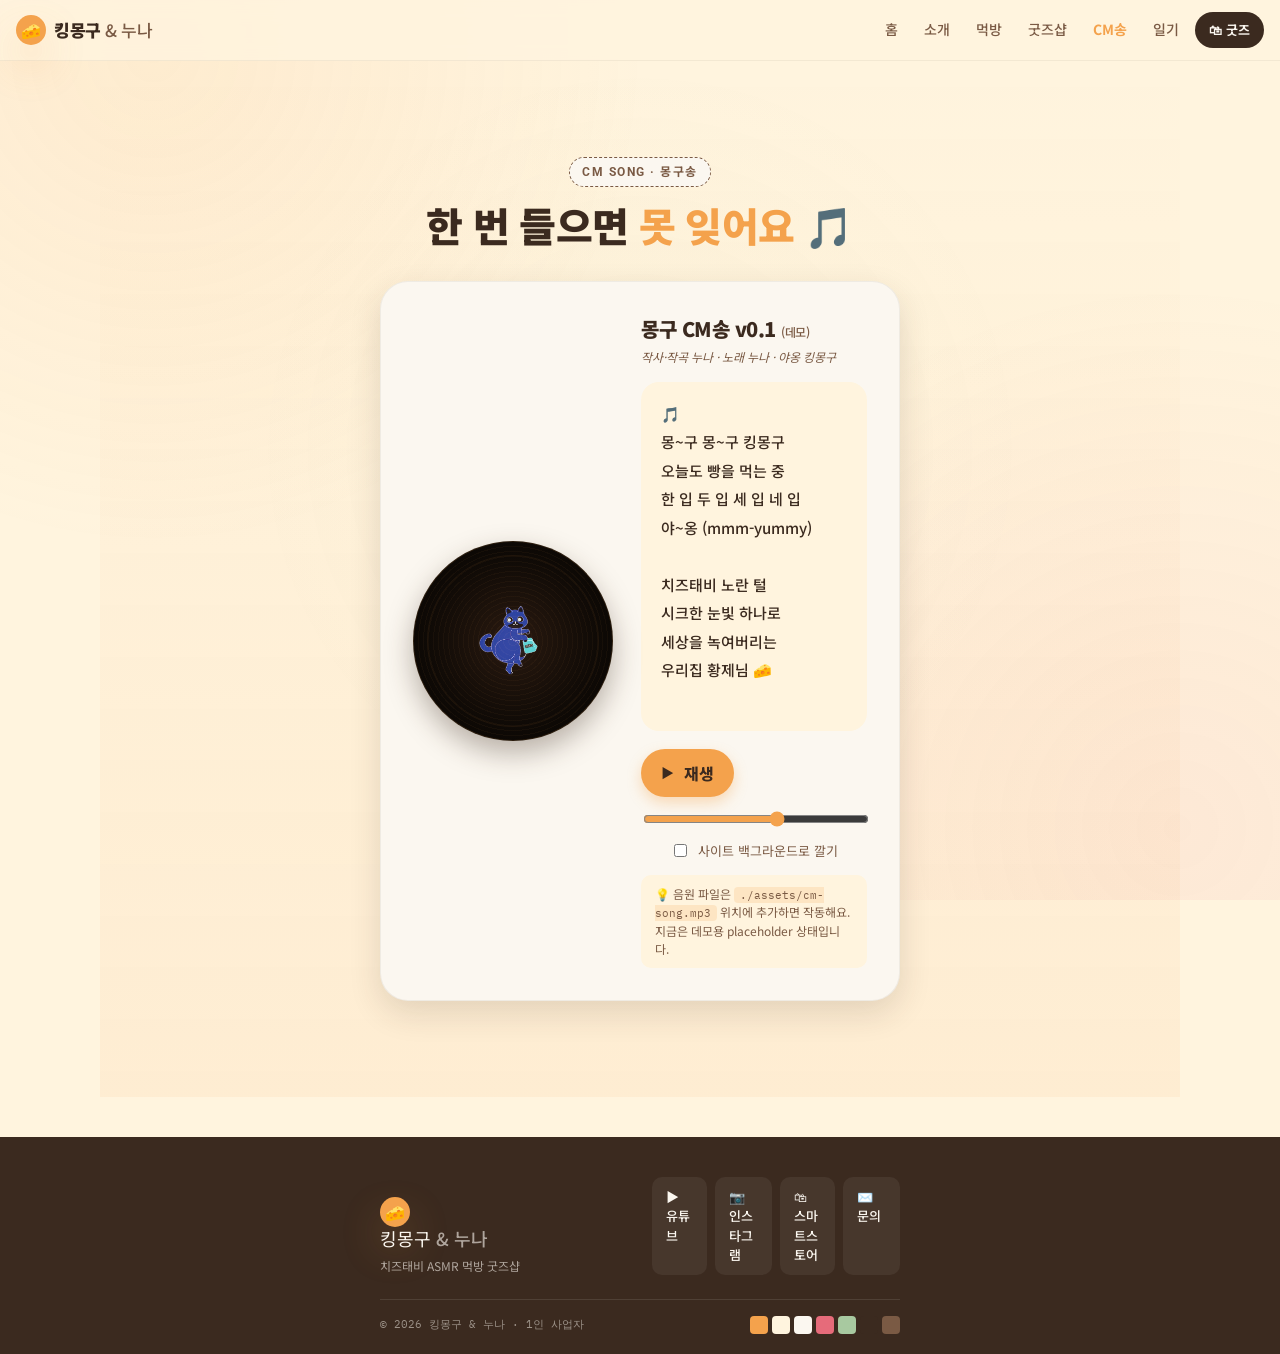
<file: cmsong.html>
<!doctype html>
<html lang="ko">
<head>
  <meta charset="utf-8" />
  <meta name="viewport" content="width=device-width,initial-scale=1,viewport-fit=cover" />
  <meta name="theme-color" content="#F4A24C" />
  <meta name="description" content="한 번 들으면 못 잊는 킹몽구 CM송." />

  <title>CM송 — 킹몽구 &amp; 누나</title>

  <link rel="preconnect" href="https://fonts.googleapis.com">
  <link rel="preconnect" href="https://fonts.gstatic.com" crossorigin>
  <link href="https://fonts.googleapis.com/css2?family=Noto+Sans+KR:wght@400;500;700;800;900&family=Roboto:wght@400;500;700;900&family=IBM+Plex+Mono:wght@400;500;600&display=swap" rel="stylesheet">

  <link rel="stylesheet" href="./styles.css" />
  <link rel="icon" href="data:image/svg+xml,%3Csvg xmlns='http://www.w3.org/2000/svg' viewBox='0 0 100 100'%3E%3Ctext y='.9em' font-size='90'%3E🧀%3C/text%3E%3C/svg%3E" />
</head>
<body data-page="cmsong">

<!-- ============ 상단 네비 ============ -->
<header class="topbar" data-shrink>
  <a class="brand" href="index.html" aria-label="킹몽구 홈">
    <span class="brand-dot">🧀</span>
    <span class="brand-name">킹몽구 <em>&amp; 누나</em></span>
  </a>
  <nav class="topnav" aria-label="페이지">
    <a href="index.html">홈</a>
    <a href="about.html">소개</a>
    <a href="videos.html">먹방</a>
    <a href="shop.html">굿즈샵</a>
    <a href="cmsong.html">CM송</a>
    <a href="diary.html">일기</a>
  </nav>
  <a class="topcta" href="shop.html">🛍 굿즈</a>
</header>

<main>

<!-- ============ CM송 ============ -->
<section class="section cmsong" id="cmsong">
  <div class="section-head">
    <span class="kicker">cm song · 몽구송</span>
    <h2>한 번 들으면 <em>못 잊어요</em> 🎵</h2>
  </div>

  <div class="song-card">
    <div class="vinyl" id="vinyl">
      <div class="vinyl-disc">
        <img src="./assets/mongu.png" class="vinyl-label" alt="킹몽구" />
      </div>
    </div>

    <div class="song-body">
      <h3>몽구 CM송 v0.1 <span class="demo">(데모)</span></h3>
      <p class="song-credit">작사·작곡 누나 · 노래 누나 · 야옹 킹몽구</p>

      <pre class="lyrics">
🎵
몽~구 몽~구 킹몽구
오늘도 빵을 먹는 중
한 입 두 입 세 입 네 입
야~옹 (mmm-yummy)

치즈태비 노란 털
시크한 눈빛 하나로
세상을 녹여버리는
우리집 황제님 🧀
      </pre>

      <div class="song-controls">
        <button class="play-btn" id="playSong" type="button" aria-label="CM송 재생/정지">
          <span class="play-ico">▶</span>
          <span class="play-label">재생</span>
        </button>
        <input class="volume" id="volume" type="range" min="0" max="1" step="0.05" value="0.6" aria-label="볼륨" />
        <span class="bg-toggle">
          <input type="checkbox" id="bgmToggle" />
          <label for="bgmToggle">사이트 백그라운드로 깔기</label>
        </span>
      </div>

      <p class="song-note">
        💡 음원 파일은 <code>./assets/cm-song.mp3</code> 위치에 추가하면 작동해요.
        지금은 데모용 placeholder 상태입니다.
      </p>

      <audio id="cmAudio" preload="none" loop>
        <source src="./assets/cm-song.mp3" type="audio/mpeg" />
      </audio>
    </div>
  </div>
</section>

</main>

<!-- 우측 하단 떠있는 미니 음악 컨트롤 -->
<div class="mini-music" id="miniMusic" hidden>
  <button id="miniToggle" aria-label="음악 토글">🎵</button>
</div>

<!-- ============ 푸터 ============ -->
<footer class="foot">
  <div class="foot-top">
    <div class="foot-brand">
      <span class="brand-dot">🧀</span>
      <span class="brand-name">킹몽구 <em>&amp; 누나</em></span>
      <p class="foot-tag">치즈태비 ASMR 먹방 굿즈샵</p>
    </div>
    <div class="foot-links">
      <a href="https://www.youtube.com/@cat.sister" target="_blank" rel="noopener">▶ 유튜브</a>
      <a href="#" target="_blank" rel="noopener">📷 인스타그램</a>
      <a href="#" target="_blank" rel="noopener">🛍 스마트스토어</a>
      <a href="mailto:hello@example.com">✉️ 문의</a>
    </div>
  </div>
  <div class="foot-bottom">
    <span>© 2026 킹몽구 & 누나 · 1인 사업자</span>
    <span class="palette-strip" aria-label="브랜드 컬러팔레트">
      <i style="background:#F4A24C"></i>
      <i style="background:#FFF4DE"></i>
      <i style="background:#FBF7F0"></i>
      <i style="background:#E66B7A"></i>
      <i style="background:#A8C9A0"></i>
      <i style="background:#3B2A1F"></i>
      <i style="background:#7A5A44"></i>
    </span>
  </div>
</footer>

<script src="./app.js" defer></script>
</body>
</html>
</file>
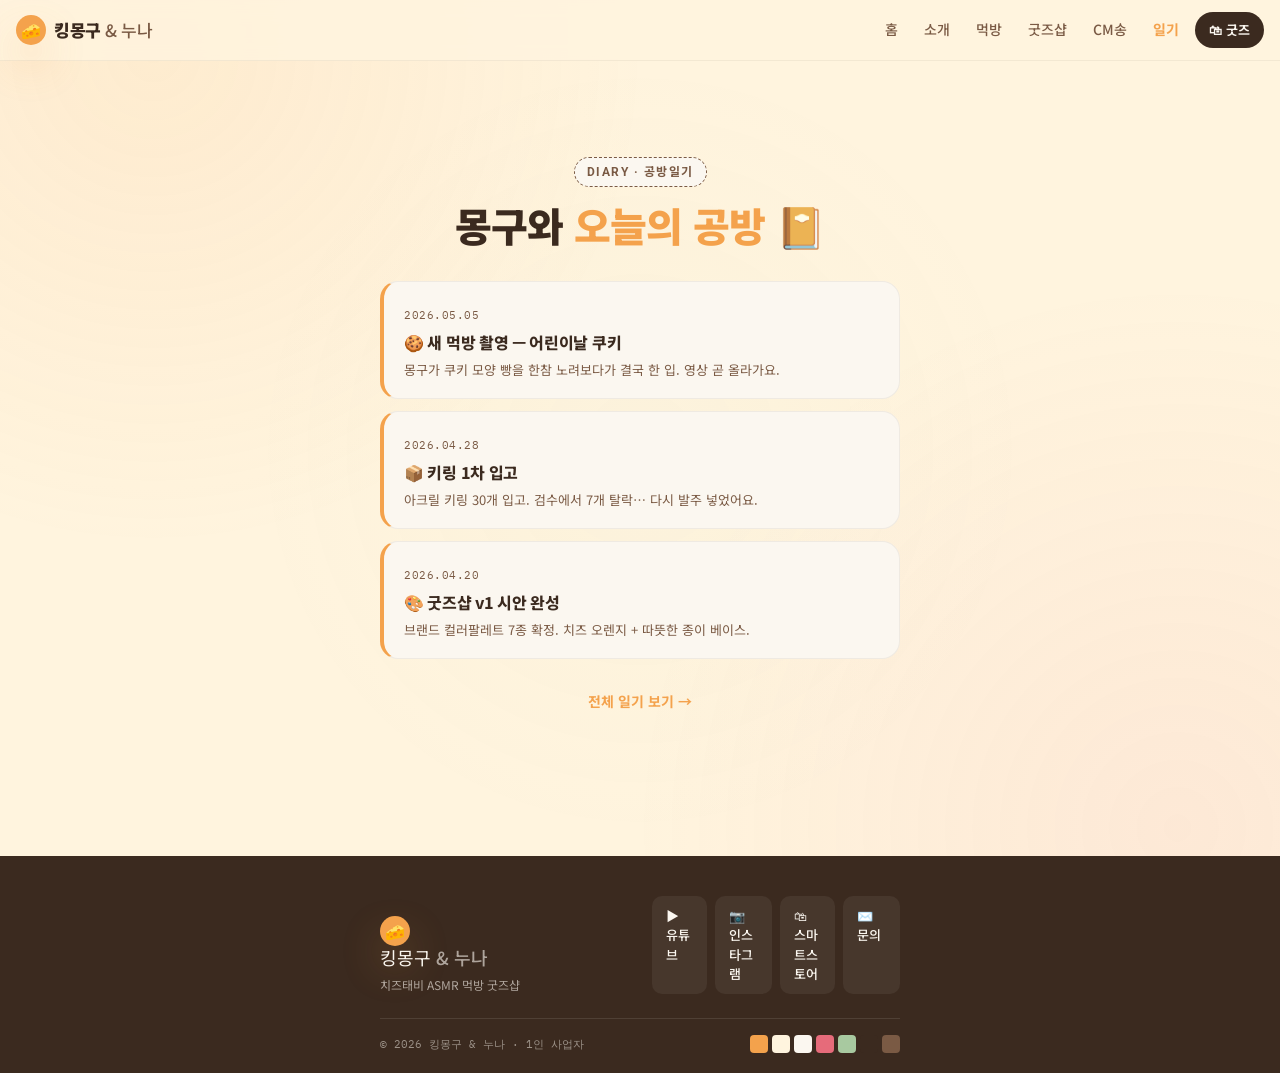
<file: diary.html>
<!doctype html>
<html lang="ko">
<head>
  <meta charset="utf-8" />
  <meta name="viewport" content="width=device-width,initial-scale=1,viewport-fit=cover" />
  <meta name="theme-color" content="#F4A24C" />
  <meta name="description" content="몽구와 누나의 공방일기 · 근황 업데이트." />

  <title>일기 — 킹몽구 &amp; 누나</title>

  <link rel="preconnect" href="https://fonts.googleapis.com">
  <link rel="preconnect" href="https://fonts.gstatic.com" crossorigin>
  <link href="https://fonts.googleapis.com/css2?family=Noto+Sans+KR:wght@400;500;700;800;900&family=Roboto:wght@400;500;700;900&family=IBM+Plex+Mono:wght@400;500;600&display=swap" rel="stylesheet">

  <link rel="stylesheet" href="./styles.css" />
  <link rel="icon" href="data:image/svg+xml,%3Csvg xmlns='http://www.w3.org/2000/svg' viewBox='0 0 100 100'%3E%3Ctext y='.9em' font-size='90'%3E🧀%3C/text%3E%3C/svg%3E" />
</head>
<body data-page="diary">

<!-- ============ 상단 네비 ============ -->
<header class="topbar" data-shrink>
  <a class="brand" href="index.html" aria-label="킹몽구 홈">
    <span class="brand-dot">🧀</span>
    <span class="brand-name">킹몽구 <em>&amp; 누나</em></span>
  </a>
  <nav class="topnav" aria-label="페이지">
    <a href="index.html">홈</a>
    <a href="about.html">소개</a>
    <a href="videos.html">먹방</a>
    <a href="shop.html">굿즈샵</a>
    <a href="cmsong.html">CM송</a>
    <a href="diary.html">일기</a>
  </nav>
  <a class="topcta" href="shop.html">🛍 굿즈</a>
</header>

<main>

<!-- ============ 공방일기 ============ -->
<section class="section diary" id="diary">
  <div class="section-head">
    <span class="kicker">diary · 공방일기</span>
    <h2>몽구와 <em>오늘의 공방</em> 📔</h2>
  </div>

  <div class="diary-list" id="diaryFeed">
    <!-- app.js가 localStorage(관리자 데이터)에서 동적으로 채워줍니다 -->
  </div>

  <a class="more-link" href="#">전체 일기 보기 →</a>
</section>

</main>

<!-- ============ 푸터 ============ -->
<footer class="foot">
  <div class="foot-top">
    <div class="foot-brand">
      <span class="brand-dot">🧀</span>
      <span class="brand-name">킹몽구 <em>&amp; 누나</em></span>
      <p class="foot-tag">치즈태비 ASMR 먹방 굿즈샵</p>
    </div>
    <div class="foot-links">
      <a href="https://www.youtube.com/@cat.sister" target="_blank" rel="noopener">▶ 유튜브</a>
      <a href="#" target="_blank" rel="noopener">📷 인스타그램</a>
      <a href="#" target="_blank" rel="noopener">🛍 스마트스토어</a>
      <a href="mailto:hello@example.com">✉️ 문의</a>
    </div>
  </div>
  <div class="foot-bottom">
    <span>© 2026 킹몽구 & 누나 · 1인 사업자</span>
    <span class="palette-strip" aria-label="브랜드 컬러팔레트">
      <i style="background:#F4A24C"></i>
      <i style="background:#FFF4DE"></i>
      <i style="background:#FBF7F0"></i>
      <i style="background:#E66B7A"></i>
      <i style="background:#A8C9A0"></i>
      <i style="background:#3B2A1F"></i>
      <i style="background:#7A5A44"></i>
    </span>
  </div>
</footer>

<script src="./app.js" defer></script>
</body>
</html>
</file>
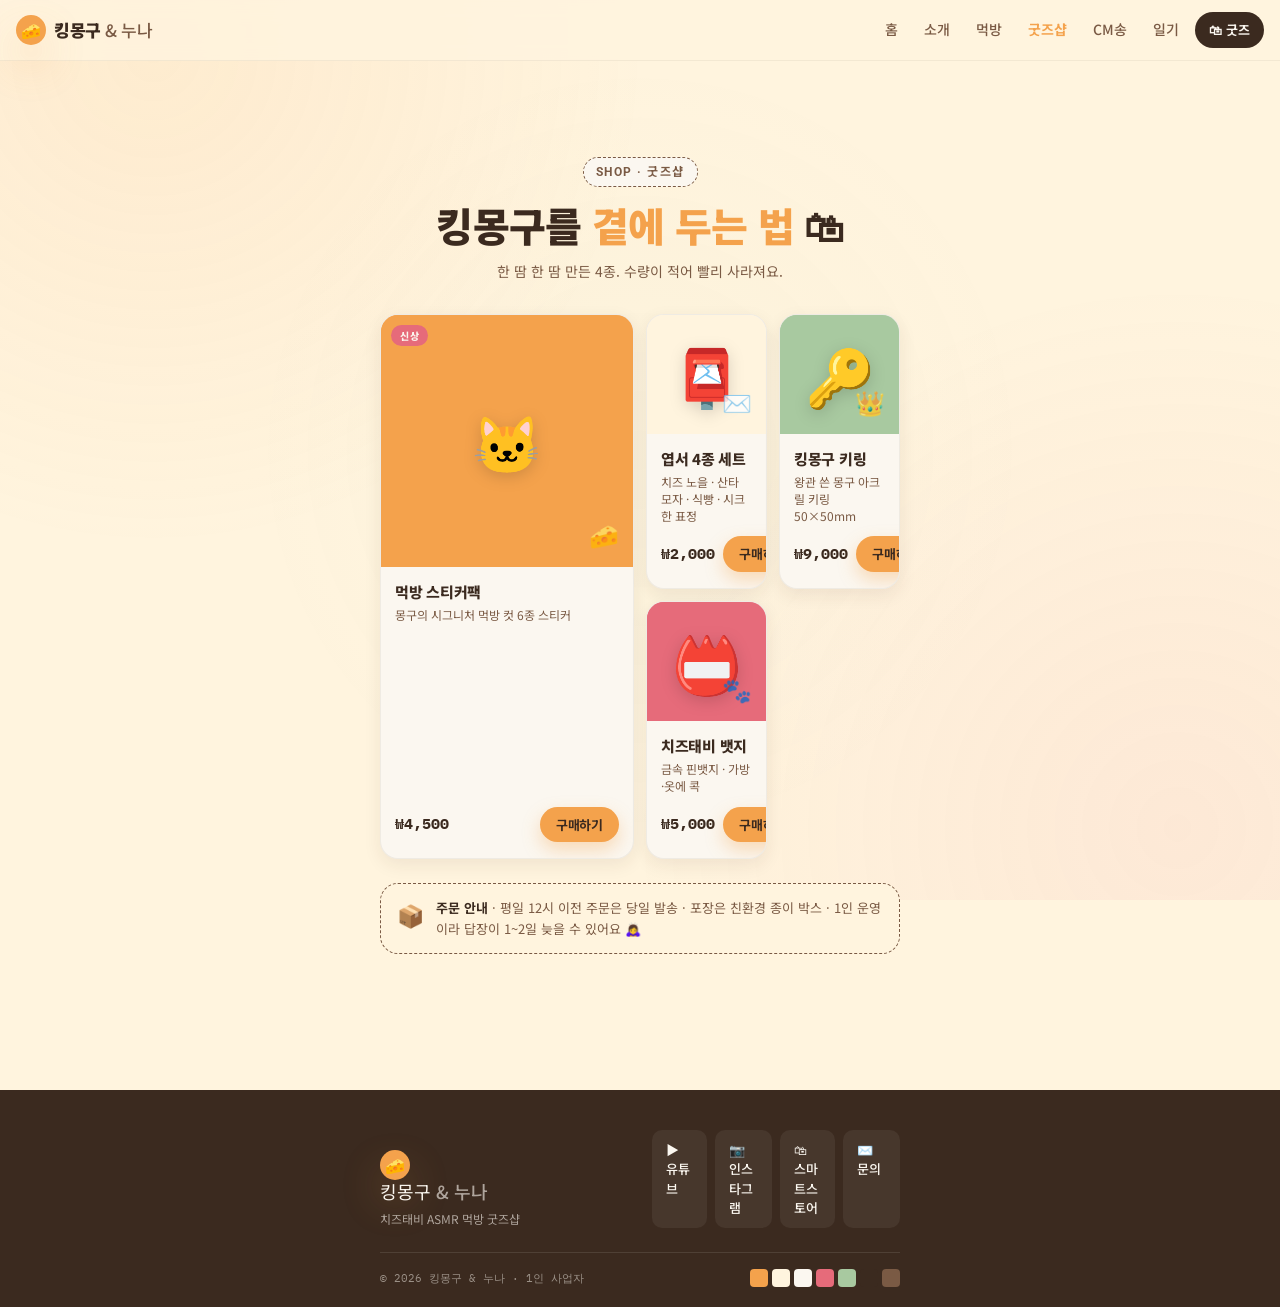
<file: shop.html>
<!doctype html>
<html lang="ko">
<head>
  <meta charset="utf-8" />
  <meta name="viewport" content="width=device-width,initial-scale=1,viewport-fit=cover" />
  <meta name="theme-color" content="#F4A24C" />
  <meta name="description" content="킹몽구 오리지널 굿즈샵. 한 땀 한 땀 만든 4종." />

  <title>굿즈샵 — 킹몽구 &amp; 누나</title>

  <link rel="preconnect" href="https://fonts.googleapis.com">
  <link rel="preconnect" href="https://fonts.gstatic.com" crossorigin>
  <link href="https://fonts.googleapis.com/css2?family=Noto+Sans+KR:wght@400;500;700;800;900&family=Roboto:wght@400;500;700;900&family=IBM+Plex+Mono:wght@400;500;600&display=swap" rel="stylesheet">

  <link rel="stylesheet" href="./styles.css" />
  <link rel="icon" href="data:image/svg+xml,%3Csvg xmlns='http://www.w3.org/2000/svg' viewBox='0 0 100 100'%3E%3Ctext y='.9em' font-size='90'%3E🧀%3C/text%3E%3C/svg%3E" />
</head>
<body data-page="shop">

<!-- ============ 상단 네비 ============ -->
<header class="topbar" data-shrink>
  <a class="brand" href="index.html" aria-label="킹몽구 홈">
    <span class="brand-dot">🧀</span>
    <span class="brand-name">킹몽구 <em>&amp; 누나</em></span>
  </a>
  <nav class="topnav" aria-label="페이지">
    <a href="index.html">홈</a>
    <a href="about.html">소개</a>
    <a href="videos.html">먹방</a>
    <a href="shop.html">굿즈샵</a>
    <a href="cmsong.html">CM송</a>
    <a href="diary.html">일기</a>
  </nav>
  <a class="topcta" href="shop.html">🛍 굿즈</a>
</header>

<main>

<!-- ============ 굿즈샵 ============ -->
<section class="section shop" id="shop">
  <div class="section-head">
    <span class="kicker">shop · 굿즈샵</span>
    <h2>킹몽구를 <em>곁에 두는 법</em> 🛍</h2>
    <p class="section-sub">한 땀 한 땀 만든 4종. 수량이 적어 빨리 사라져요.</p>
  </div>

  <div class="goods-grid" id="goodsGrid">
    <!-- app.js가 localStorage(관리자 데이터)에서 동적으로 채워줍니다 -->
  </div>

  <div class="shop-note">
    <span>📦</span>
    <p>
      <b>주문 안내</b> · 평일 12시 이전 주문은 당일 발송 ·
      포장은 친환경 종이 박스 · 1인 운영이라 답장이 1~2일 늦을 수 있어요 🙇‍♀️
    </p>
  </div>
</section>

</main>

<!-- ============ 푸터 ============ -->
<footer class="foot">
  <div class="foot-top">
    <div class="foot-brand">
      <span class="brand-dot">🧀</span>
      <span class="brand-name">킹몽구 <em>&amp; 누나</em></span>
      <p class="foot-tag">치즈태비 ASMR 먹방 굿즈샵</p>
    </div>
    <div class="foot-links">
      <a href="https://www.youtube.com/@cat.sister" target="_blank" rel="noopener">▶ 유튜브</a>
      <a href="#" target="_blank" rel="noopener">📷 인스타그램</a>
      <a href="#" target="_blank" rel="noopener">🛍 스마트스토어</a>
      <a href="mailto:hello@example.com">✉️ 문의</a>
    </div>
  </div>
  <div class="foot-bottom">
    <span>© 2026 킹몽구 & 누나 · 1인 사업자</span>
    <span class="palette-strip" aria-label="브랜드 컬러팔레트">
      <i style="background:#F4A24C"></i>
      <i style="background:#FFF4DE"></i>
      <i style="background:#FBF7F0"></i>
      <i style="background:#E66B7A"></i>
      <i style="background:#A8C9A0"></i>
      <i style="background:#3B2A1F"></i>
      <i style="background:#7A5A44"></i>
    </span>
  </div>
</footer>

<script src="./app.js" defer></script>
</body>
</html>
</file>
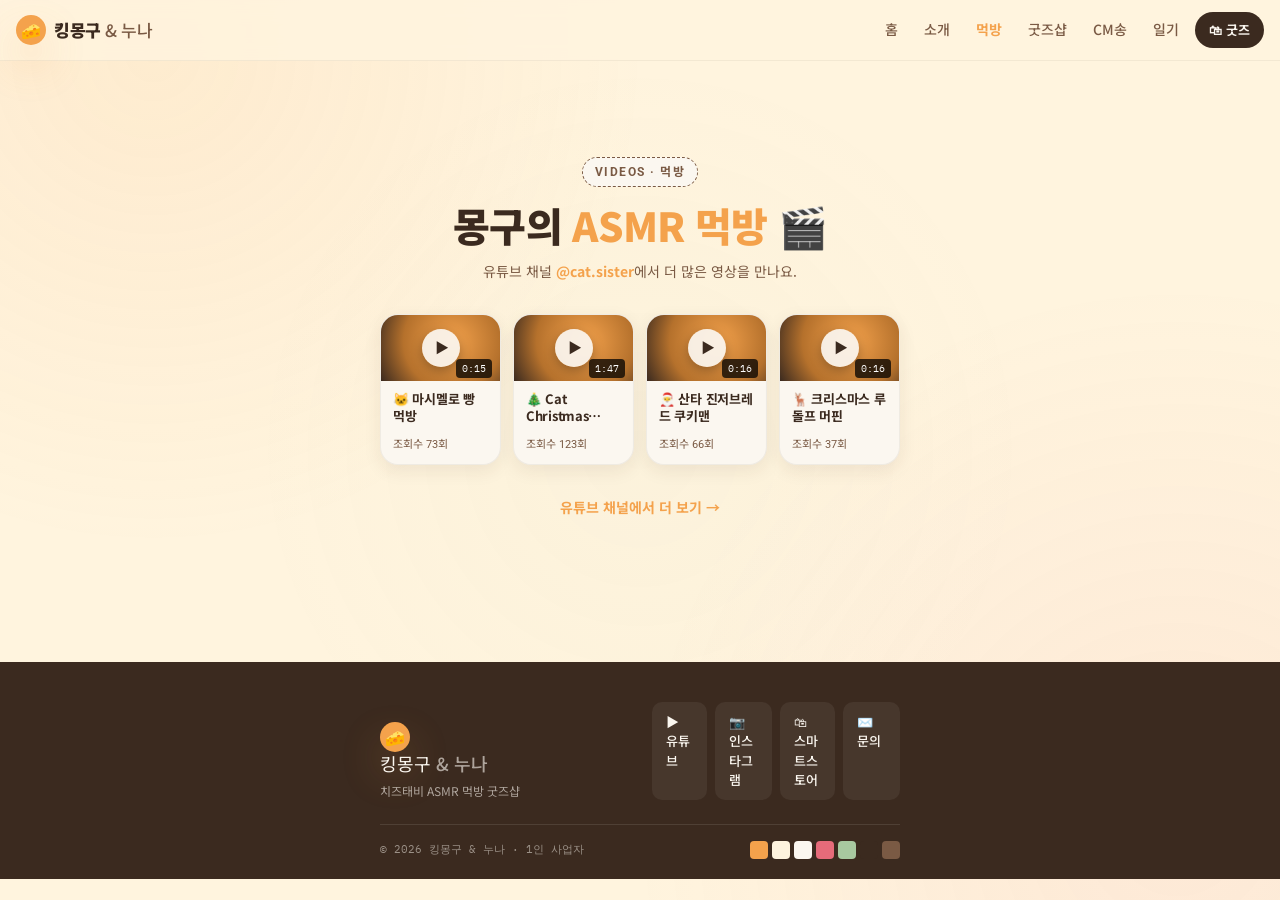
<file: videos.html>
<!doctype html>
<html lang="ko">
<head>
  <meta charset="utf-8" />
  <meta name="viewport" content="width=device-width,initial-scale=1,viewport-fit=cover" />
  <meta name="theme-color" content="#F4A24C" />
  <meta name="description" content="킹몽구의 ASMR 먹방 영상 모음." />

  <title>먹방 — 킹몽구 &amp; 누나</title>

  <link rel="preconnect" href="https://fonts.googleapis.com">
  <link rel="preconnect" href="https://fonts.gstatic.com" crossorigin>
  <link href="https://fonts.googleapis.com/css2?family=Noto+Sans+KR:wght@400;500;700;800;900&family=Roboto:wght@400;500;700;900&family=IBM+Plex+Mono:wght@400;500;600&display=swap" rel="stylesheet">

  <link rel="stylesheet" href="./styles.css" />
  <link rel="icon" href="data:image/svg+xml,%3Csvg xmlns='http://www.w3.org/2000/svg' viewBox='0 0 100 100'%3E%3Ctext y='.9em' font-size='90'%3E🧀%3C/text%3E%3C/svg%3E" />
</head>
<body data-page="videos">

<!-- ============ 상단 네비 ============ -->
<header class="topbar" data-shrink>
  <a class="brand" href="index.html" aria-label="킹몽구 홈">
    <span class="brand-dot">🧀</span>
    <span class="brand-name">킹몽구 <em>&amp; 누나</em></span>
  </a>
  <nav class="topnav" aria-label="페이지">
    <a href="index.html">홈</a>
    <a href="about.html">소개</a>
    <a href="videos.html">먹방</a>
    <a href="shop.html">굿즈샵</a>
    <a href="cmsong.html">CM송</a>
    <a href="diary.html">일기</a>
  </nav>
  <a class="topcta" href="shop.html">🛍 굿즈</a>
</header>

<main>

<!-- ============ 먹방 영상 ============ -->
<section class="section videos" id="videos">
  <div class="section-head">
    <span class="kicker">videos · 먹방</span>
    <h2>몽구의 <em>ASMR 먹방</em> 🎬</h2>
    <p class="section-sub">
      유튜브 채널 <a href="https://www.youtube.com/@cat.sister" target="_blank" rel="noopener">@cat.sister</a>에서
      더 많은 영상을 만나요.
    </p>
  </div>

  <div class="video-grid">
    <a class="video-card" data-yt="REPLACE_VIDEO_ID_1" href="https://www.youtube.com/@cat.sister" target="_blank" rel="noopener">
      <div class="video-thumb"><span class="play">▶</span></div>
      <div class="video-meta">
        <span class="duration">0:15</span>
        <h4>🐱 마시멜로 빵 먹방</h4>
        <span class="views">조회수 73회</span>
      </div>
    </a>
    <a class="video-card" data-yt="REPLACE_VIDEO_ID_2" href="https://www.youtube.com/@cat.sister" target="_blank" rel="noopener">
      <div class="video-thumb"><span class="play">▶</span></div>
      <div class="video-meta">
        <span class="duration">1:47</span>
        <h4>🎄 Cat Christmas December</h4>
        <span class="views">조회수 123회</span>
      </div>
    </a>
    <a class="video-card" data-yt="REPLACE_VIDEO_ID_3" href="https://www.youtube.com/@cat.sister" target="_blank" rel="noopener">
      <div class="video-thumb"><span class="play">▶</span></div>
      <div class="video-meta">
        <span class="duration">0:16</span>
        <h4>🎅 산타 진저브레드 쿠키맨</h4>
        <span class="views">조회수 66회</span>
      </div>
    </a>
    <a class="video-card" data-yt="REPLACE_VIDEO_ID_4" href="https://www.youtube.com/@cat.sister" target="_blank" rel="noopener">
      <div class="video-thumb"><span class="play">▶</span></div>
      <div class="video-meta">
        <span class="duration">0:16</span>
        <h4>🦌 크리스마스 루돌프 머핀</h4>
        <span class="views">조회수 37회</span>
      </div>
    </a>
  </div>

  <a class="more-link" href="https://www.youtube.com/@cat.sister" target="_blank" rel="noopener">
    유튜브 채널에서 더 보기 →
  </a>
</section>

</main>

<!-- ============ 푸터 ============ -->
<footer class="foot">
  <div class="foot-top">
    <div class="foot-brand">
      <span class="brand-dot">🧀</span>
      <span class="brand-name">킹몽구 <em>&amp; 누나</em></span>
      <p class="foot-tag">치즈태비 ASMR 먹방 굿즈샵</p>
    </div>
    <div class="foot-links">
      <a href="https://www.youtube.com/@cat.sister" target="_blank" rel="noopener">▶ 유튜브</a>
      <a href="#" target="_blank" rel="noopener">📷 인스타그램</a>
      <a href="#" target="_blank" rel="noopener">🛍 스마트스토어</a>
      <a href="mailto:hello@example.com">✉️ 문의</a>
    </div>
  </div>
  <div class="foot-bottom">
    <span>© 2026 킹몽구 & 누나 · 1인 사업자</span>
    <span class="palette-strip" aria-label="브랜드 컬러팔레트">
      <i style="background:#F4A24C"></i>
      <i style="background:#FFF4DE"></i>
      <i style="background:#FBF7F0"></i>
      <i style="background:#E66B7A"></i>
      <i style="background:#A8C9A0"></i>
      <i style="background:#3B2A1F"></i>
      <i style="background:#7A5A44"></i>
    </span>
  </div>
</footer>

<script src="./app.js" defer></script>
</body>
</html>
</file>
<file: styles.css>
/* ============================================
   킹몽구 & 누나 — Brand Site Stylesheet v1
   디자인 시스템: 7-color warm analog palette
   ============================================ */

/* ===== Tokens ===== */
:root {
  /* Brand colors */
  --cheese:     #F4A24C;
  --cream:      #FFF4DE;
  --paper:      #FBF7F0;
  --strawberry: #E66B7A;
  --sage:       #A8C9A0;
  --bean:       #3B2A1F;
  --mocha:      #7A5A44;

  /* Semantic */
  --bg:         var(--cream);
  --surface:    var(--paper);
  --ink:        var(--bean);
  --ink-soft:   var(--mocha);
  --primary:    var(--cheese);
  --accent:     var(--strawberry);

  /* Type */
  --font-kr: 'Noto Sans KR','Apple SD Gothic Neo',sans-serif;
  --font-en: 'Roboto','Noto Sans KR',sans-serif;
  --font-mono: 'IBM Plex Mono',monospace;

  /* Layout */
  --container: 520px;
  --container-wide: 1080px;
  --radius-sm: 10px;
  --radius:    18px;
  --radius-lg: 28px;

  /* Shadows */
  --shadow-1: 0 6px 18px rgba(59,42,31,.08);
  --shadow-2: 0 12px 32px rgba(59,42,31,.14);
  --shadow-warm: 0 20px 40px rgba(244,162,76,.25);

  /* Motion */
  --ease: cubic-bezier(.2,.8,.2,1);
}

/* ===== Reset ===== */
*, *::before, *::after { box-sizing: border-box; }
html, body { margin: 0; padding: 0; }
body {
  font-family: var(--font-kr);
  color: var(--ink);
  background: var(--bg);
  line-height: 1.5;
  -webkit-font-smoothing: antialiased;
  -webkit-text-size-adjust: 100%;
  overflow-x: hidden;
}
img, svg, object { display: block; max-width: 100%; }
a { color: inherit; text-decoration: none; }
button { font: inherit; color: inherit; background: none; border: 0; cursor: pointer; }

/* ===== Ambient bg (whole page) ===== */
body::before {
  content: "";
  position: fixed; inset: 0;
  background:
    radial-gradient(circle at 12% 6%, rgba(244,162,76,.10), transparent 35%),
    radial-gradient(circle at 92% 92%, rgba(230,107,122,.08), transparent 38%),
    radial-gradient(circle at 50% 50%, rgba(168,201,160,.04), transparent 50%);
  pointer-events: none;
  z-index: -1;
}

/* ===== Topbar (sticky) ===== */
.topbar {
  position: sticky; top: 0; z-index: 50;
  display: flex; align-items: center; gap: 12px;
  padding: 12px 16px;
  background: rgba(255,244,222,.85);
  backdrop-filter: blur(10px);
  -webkit-backdrop-filter: blur(10px);
  border-bottom: 1px solid rgba(59,42,31,.06);
  transition: padding .25s var(--ease), background .25s var(--ease);
}
.topbar[data-shrunk] {
  padding: 8px 16px;
  background: rgba(251,247,240,.92);
  box-shadow: 0 1px 0 rgba(59,42,31,.06);
}
.brand {
  display: flex; align-items: center; gap: 8px;
  font-weight: 900; letter-spacing: -.5px;
  margin-right: auto;
}
.brand-dot {
  width: 30px; height: 30px;
  display: grid; place-items: center;
  background: var(--cheese);
  border-radius: 50%;
  font-size: 16px;
  box-shadow: var(--shadow-warm);
  flex-shrink: 0;
}
.brand-name {
  font-size: 17px; line-height: 1; color: var(--ink);
}
.brand-name em {
  font-style: normal; color: var(--mocha); font-weight: 500;
}
.topnav { display: none; gap: 18px; font-size: 14px; font-weight: 500; color: var(--ink-soft); }
.topnav a { padding: 6px 4px; border-radius: 6px; transition: color .15s; }
.topnav a:hover { color: var(--ink); }
.topcta {
  background: var(--ink);
  color: var(--paper);
  padding: 8px 14px;
  border-radius: 999px;
  font-size: 13px; font-weight: 700;
  transition: transform .15s var(--ease), background .15s;
}
.topcta:hover { transform: translateY(-1px); background: var(--cheese); color: var(--ink); }

/* ===== HERO ===== */
.hero {
  position: relative;
  min-height: 92vh;
  min-height: 92svh;
  display: flex; flex-direction: column; justify-content: flex-end;
  padding: 24px 20px 60px;
  overflow: hidden;
  isolation: isolate;
  color: var(--paper);
}
.hero-bg {
  position: absolute; inset: 0; z-index: -1;
  background:
    radial-gradient(circle at 70% 35%, #E89A4A 0%, #C97D2C 55%, #6E4317 100%);
  overflow: hidden;
}
.hero-bg iframe {
  position: absolute; top: 50%; left: 50%;
  width: 177.77vh; min-width: 100%; height: 56.25vw; min-height: 100%;
  transform: translate(-50%,-50%);
  border: 0;
  pointer-events: none;
  opacity: 0;
  transition: opacity .8s ease;
}
.hero-bg iframe.is-loaded { opacity: 1; }
.hero-fallback {
  position: absolute; inset: 0;
  display: grid; place-items: center;
}
.hero-mongu {
  width: min(60vw, 360px);
  animation: gentle-bob 4s var(--ease) infinite;
  pointer-events: none;
  mix-blend-mode: screen;
}
@keyframes gentle-bob {
  0%, 100% { transform: translateY(0) rotate(-2deg); }
  50%      { transform: translateY(-10px) rotate(2deg); }
}
.hero-scrim {
  position: absolute; inset: 0;
  background:
    linear-gradient(180deg,
      rgba(59,42,31,.55) 0%,
      rgba(59,42,31,.10) 35%,
      rgba(59,42,31,.10) 55%,
      rgba(59,42,31,.85) 100%);
}
.hero-grain {
  position: absolute; inset: 0;
  background-image: url("data:image/svg+xml;utf8,<svg xmlns='http://www.w3.org/2000/svg' width='180' height='180'><filter id='n'><feTurbulence type='fractalNoise' baseFrequency='1.2' numOctaves='2' seed='4'/><feColorMatrix values='0 0 0 0 1  0 0 0 0 1  0 0 0 0 1  0 0 0 0.06 0'/></filter><rect width='100%25' height='100%25' filter='url(%23n)'/></svg>");
  mix-blend-mode: overlay;
  pointer-events: none;
}

.hero-tags {
  position: absolute; top: 16px; left: 16px;
  display: flex; gap: 8px;
  z-index: 2;
}
.tag {
  font-family: var(--font-en);
  font-size: 11px; font-weight: 700; letter-spacing: .5px;
  padding: 5px 10px; border-radius: 999px;
  background: rgba(251,247,240,.18);
  border: 1px solid rgba(251,247,240,.35);
  backdrop-filter: blur(4px);
  color: var(--paper);
}
.tag-live { color: #fff; background: var(--strawberry); border-color: transparent; }

.hero-copy {
  position: relative; z-index: 1;
}
.hero-badge {
  display: inline-block;
  font-size: 12px; font-weight: 700; letter-spacing: .3px;
  padding: 6px 12px; border-radius: 999px;
  background: rgba(251,247,240,.18);
  border: 1px solid rgba(251,247,240,.35);
  margin-bottom: 16px;
}
.hero-copy h1 {
  font-family: var(--font-kr);
  font-weight: 900;
  font-size: clamp(34px, 9vw, 52px);
  line-height: 1.15;
  letter-spacing: -.7px;
  margin: 0 0 12px;
  text-shadow: 0 4px 16px rgba(0,0,0,.35);
}
.hero-copy h1 em { font-style: normal; color: var(--cheese); }
.hero-sub {
  font-size: clamp(14px, 3.6vw, 17px);
  line-height: 1.6;
  margin: 0 0 24px;
  opacity: .95;
}
.hero-sub b { color: var(--cheese); font-weight: 700; }
.hero-ctas {
  display: flex; gap: 10px; flex-wrap: wrap;
}
.btn {
  display: inline-flex; align-items: center; justify-content: center;
  gap: 6px;
  padding: 14px 22px;
  border-radius: 999px;
  font-weight: 700; font-size: 14px;
  letter-spacing: -.2px;
  transition: transform .18s var(--ease), box-shadow .18s, background .15s;
  white-space: nowrap;
}
.btn-primary { background: var(--cheese); color: var(--ink); box-shadow: 0 8px 18px rgba(244,162,76,.35); }
.btn-primary:hover { transform: translateY(-2px); box-shadow: 0 12px 24px rgba(244,162,76,.45); }
.btn-ghost {
  background: rgba(251,247,240,.16);
  color: var(--paper);
  border: 1px solid rgba(251,247,240,.5);
}
.btn-ghost:hover { background: rgba(251,247,240,.26); }
.btn-sm { padding: 8px 16px; font-size: 13px; }

.hero-scroll {
  position: absolute; bottom: 18px; left: 50%; transform: translateX(-50%);
  display: flex; flex-direction: column; gap: 4px; align-items: center;
  padding: 8px;
}
.hero-scroll span {
  width: 6px; height: 6px; border-radius: 50%;
  background: rgba(251,247,240,.6);
  animation: scroll-pulse 1.5s var(--ease) infinite;
}
.hero-scroll span:nth-child(2) { animation-delay: .2s; }
.hero-scroll span:nth-child(3) { animation-delay: .4s; }
@keyframes scroll-pulse {
  0%, 100% { opacity: .3; transform: translateY(0); }
  50%      { opacity: 1; transform: translateY(2px); }
}

/* ===== Section base ===== */
.section {
  padding: 64px 20px;
  max-width: var(--container-wide);
  margin: 0 auto;
}
.section-head {
  max-width: var(--container);
  margin: 0 auto 32px;
  text-align: center;
}
.kicker {
  display: inline-block;
  font-family: var(--font-en);
  font-size: 12px; font-weight: 700; letter-spacing: 1.5px;
  text-transform: uppercase;
  color: var(--mocha);
  background: var(--paper);
  padding: 5px 12px; border-radius: 999px;
  border: 1px dashed var(--mocha);
  margin-bottom: 14px;
}
.section h2 {
  font-family: var(--font-kr);
  font-weight: 900;
  font-size: clamp(26px, 7vw, 40px);
  line-height: 1.2;
  letter-spacing: -.7px;
  margin: 0 0 12px;
  color: var(--ink);
}
.section h2 em { font-style: normal; color: var(--cheese); }
.section-sub {
  font-size: 14px; color: var(--ink-soft); margin: 0;
}
.section-sub a { color: var(--cheese); font-weight: 700; }

/* ===== About ===== */
.about-grid {
  display: grid; gap: 18px;
  max-width: var(--container);
  margin: 0 auto;
}
.about-card {
  background: var(--paper);
  border-radius: var(--radius-lg);
  padding: 24px 20px;
  box-shadow: var(--shadow-1);
  border: 1px solid rgba(59,42,31,.06);
  text-align: center;
}
.about-card h3 {
  font-weight: 900;
  font-size: 22px;
  margin: 12px 0 16px;
  letter-spacing: -.5px;
}
.about-card .age {
  font-size: 12px; font-weight: 500; color: var(--ink-soft);
  background: var(--cream); padding: 3px 10px; border-radius: 999px;
  margin-left: 6px; vertical-align: middle;
}
.about-mongu {
  width: 220px; height: auto;
  margin: 0 auto;
  mix-blend-mode: screen;
  display: block;
}

/* 킹몽구 카드 — 히어로처럼 어두운 배경 */
.mongu-card {
  background:
    radial-gradient(circle at 65% 30%, #D98830 0%, #7A4A1E 45%, var(--bean) 100%);
  border-color: transparent;
  overflow: hidden;
}
.mongu-card h3 { color: var(--paper); }
.mongu-card .age {
  background: rgba(251,247,240,.15);
  color: rgba(251,247,240,.65);
}
.mongu-card .facts { color: rgba(251,247,240,.72); }
.mongu-card .facts li { border-bottom-color: rgba(251,247,240,.1); }
.mongu-card .facts b  { color: var(--paper); }
.facts {
  list-style: none; padding: 0; margin: 0;
  text-align: left;
  font-size: 14px;
  color: var(--ink-soft);
}
.facts li { padding: 8px 0; border-bottom: 1px dashed rgba(59,42,31,.1); }
.facts li:last-child { border-bottom: 0; }
.facts b { color: var(--ink); margin-right: 4px; }

.sis-emoji {
  width: 90px; height: 90px;
  margin: 0 auto;
  display: grid; place-items: center;
  background: var(--cream);
  border-radius: 50%;
  font-size: 44px;
  box-shadow: inset 0 0 0 4px var(--cheese);
}
.sis-bio { font-size: 14px; color: var(--ink-soft); margin: 12px 0 18px; }
.trust {
  display: grid; grid-template-columns: repeat(3,1fr); gap: 8px;
  background: var(--cream); border-radius: var(--radius); padding: 12px;
}
.trust-item { text-align: center; }
.trust-item b { display: block; font-weight: 900; font-size: 16px; color: var(--ink); margin-bottom: 2px; }
.trust-item span { font-size: 11px; color: var(--ink-soft); }

/* ===== Videos ===== */
.video-grid {
  display: grid; grid-template-columns: 1fr 1fr;
  gap: 12px;
  max-width: var(--container);
  margin: 0 auto;
}
.video-card {
  display: block;
  background: var(--paper);
  border-radius: var(--radius);
  overflow: hidden;
  box-shadow: var(--shadow-1);
  transition: transform .2s var(--ease), box-shadow .2s;
  border: 1px solid rgba(59,42,31,.06);
}
.video-card:hover { transform: translateY(-3px); box-shadow: var(--shadow-2); }
.video-thumb {
  position: relative;
  aspect-ratio: 16/9;
  background:
    radial-gradient(circle at 60% 40%, #F4A24C 0%, #B5712C 60%, #3B2A1F 100%);
  display: grid; place-items: center;
}
.video-card[data-yt-thumb] .video-thumb {
  background-size: cover; background-position: center;
}
.play {
  width: 38px; height: 38px;
  background: rgba(251,247,240,.92);
  color: var(--ink);
  border-radius: 50%;
  display: grid; place-items: center;
  font-size: 14px;
  padding-left: 3px;
  box-shadow: 0 4px 12px rgba(0,0,0,.3);
  transition: transform .18s;
}
.video-card:hover .play { transform: scale(1.1); }
.video-meta {
  padding: 10px 12px;
  position: relative;
}
.video-meta .duration {
  position: absolute; top: -22px; right: 8px;
  background: rgba(0,0,0,.75); color: #fff;
  font-family: var(--font-mono);
  font-size: 10px;
  padding: 2px 6px;
  border-radius: 4px;
}
.video-meta h4 {
  font-size: 13px; font-weight: 700;
  margin: 0 0 4px;
  line-height: 1.3;
  letter-spacing: -.3px;
  display: -webkit-box; -webkit-line-clamp: 2; -webkit-box-orient: vertical;
  overflow: hidden;
}
.video-meta .views {
  font-family: var(--font-en);
  font-size: 11px; color: var(--ink-soft);
}

.more-link {
  display: block;
  text-align: center;
  margin-top: 24px;
  font-size: 14px; font-weight: 700;
  color: var(--cheese);
  padding: 8px;
}
.more-link:hover { text-decoration: underline; }

/* ===== Shop ===== */
.goods-grid {
  display: grid; grid-template-columns: 1fr 1fr;
  gap: 12px;
  max-width: var(--container);
  margin: 0 auto;
}
.good-card {
  position: relative;
  background: var(--paper);
  border-radius: var(--radius);
  overflow: hidden;
  box-shadow: var(--shadow-1);
  border: 1px solid rgba(59,42,31,.06);
  display: flex; flex-direction: column;
  transition: transform .2s var(--ease), box-shadow .2s;
}
.good-card:hover { transform: translateY(-3px); box-shadow: var(--shadow-2); }
.good-card.featured { grid-column: 1 / -1; }
.good-card.featured .good-art { aspect-ratio: 16/8; }
.badge-new {
  position: absolute; top: 10px; left: 10px; z-index: 2;
  background: var(--strawberry); color: var(--paper);
  font-size: 10px; font-weight: 800; letter-spacing: .5px;
  padding: 3px 9px; border-radius: 999px;
}
.good-art {
  background: var(--bg);
  background-color: var(--bg);
  aspect-ratio: 1;
  display: grid; place-items: center;
  position: relative;
  overflow: hidden;
}
.good-card .good-art { background: var(--bg); }
.good-card .good-art { background: var(--bg); background-color: var(--bg); }
.good-art { background: var(--bg); }
.good-card .good-art { background: linear-gradient(135deg, var(--bg, var(--cream)), color-mix(in srgb, var(--bg, var(--cream)) 70%, white)); }
.good-art {
  background: var(--bg, var(--cream));
}
/* override with inline --bg */
.good-card .good-art { background: linear-gradient(135deg, var(--bg, var(--cream)) 0%, transparent 100%), var(--bg, var(--cream)); }
.good-art .emoji {
  font-size: 56px;
  filter: drop-shadow(0 4px 8px rgba(0,0,0,.15));
}
.good-art .emoji-stack {
  position: absolute; bottom: 14px; right: 14px;
  font-size: 24px; opacity: .8;
}
.good-info {
  padding: 14px 14px 16px;
  flex: 1;
  display: flex; flex-direction: column;
}
.good-info h3 {
  font-size: 15px; font-weight: 800;
  margin: 0 0 4px;
  letter-spacing: -.3px;
}
.good-info p {
  font-size: 12px; color: var(--ink-soft);
  margin: 0 0 12px;
  line-height: 1.4;
  flex: 1;
}
.good-bottom {
  display: flex; align-items: center; justify-content: space-between;
  gap: 8px;
}
.price {
  font-family: var(--font-mono);
  font-weight: 700; font-size: 15px;
  color: var(--ink);
}

.shop-note {
  margin: 24px auto 0;
  max-width: var(--container);
  background: var(--cream);
  border: 1px dashed var(--mocha);
  border-radius: var(--radius);
  padding: 14px 16px;
  display: flex; gap: 12px; align-items: flex-start;
  font-size: 13px;
}
.shop-note span { font-size: 22px; flex-shrink: 0; }
.shop-note p { margin: 0; color: var(--ink-soft); line-height: 1.55; }
.shop-note b { color: var(--ink); }

/* ===== CM Song ===== */
.cmsong {
  background: linear-gradient(180deg, transparent, rgba(244,162,76,.08));
}
.song-card {
  max-width: var(--container);
  margin: 0 auto;
  background: var(--paper);
  border-radius: var(--radius-lg);
  padding: 24px 20px;
  box-shadow: var(--shadow-2);
  border: 1px solid rgba(59,42,31,.06);
  display: grid;
  grid-template-columns: 1fr;
  gap: 18px;
  align-items: center;
}
.vinyl {
  width: 180px; height: 180px;
  margin: 0 auto;
  position: relative;
}
.vinyl-disc {
  width: 100%; height: 100%;
  border-radius: 50%;
  background:
    radial-gradient(circle at 50% 50%, #2a1a10 0%, #0f0a06 60%, #050300 100%);
  position: relative;
  box-shadow: 0 12px 28px rgba(59,42,31,.35), inset 0 0 0 1px rgba(244,162,76,.1);
  display: grid; place-items: center;
}
.vinyl-disc::before, .vinyl-disc::after {
  content: ""; position: absolute; inset: 0;
  border-radius: 50%; pointer-events: none;
}
.vinyl-disc::before {
  background: repeating-radial-gradient(circle at center, transparent 0 4px, rgba(244,162,76,.04) 4px 5px);
}
.vinyl-disc::after {
  inset: 14px;
  border: 1px solid rgba(244,162,76,.08);
}
.vinyl-label {
  width: 80px; height: 80px;
  border-radius: 50%;
  object-fit: cover;
  mix-blend-mode: screen;
}
.vinyl.is-playing .vinyl-disc {
  animation: spin 4s linear infinite;
}
@keyframes spin {
  to { transform: rotate(360deg); }
}

.song-body h3 {
  font-size: 20px; font-weight: 900; margin: 0 0 4px;
  letter-spacing: -.5px;
  text-align: center;
}
.song-body h3 .demo {
  font-size: 12px; color: var(--ink-soft); font-weight: 500;
}
.song-credit {
  text-align: center;
  font-size: 12px; color: var(--ink-soft); margin: 0 0 16px;
  font-style: italic;
}
.lyrics {
  font-family: var(--font-kr);
  font-size: 15px; font-weight: 500;
  line-height: 1.9;
  color: var(--ink);
  background: var(--cream);
  border-radius: var(--radius);
  padding: 18px 20px;
  margin: 0 0 18px;
  white-space: pre-wrap;
  text-align: center;
}
.song-controls {
  display: flex; flex-direction: column; gap: 12px;
  margin-bottom: 14px;
}
.play-btn {
  display: inline-flex; align-items: center; gap: 10px;
  background: var(--cheese); color: var(--ink);
  padding: 12px 20px; border-radius: 999px;
  font-weight: 800;
  align-self: center;
  box-shadow: 0 6px 14px rgba(244,162,76,.35);
  transition: transform .18s var(--ease);
}
.play-btn:hover { transform: translateY(-2px); }
.play-ico { font-size: 13px; }
.volume {
  width: 100%;
  accent-color: var(--cheese);
}
.bg-toggle {
  display: flex; align-items: center; gap: 8px; justify-content: center;
  font-size: 13px; color: var(--ink-soft);
}
.bg-toggle input { accent-color: var(--cheese); }
.song-note {
  font-size: 12px; color: var(--ink-soft);
  background: var(--cream);
  border-radius: var(--radius-sm);
  padding: 10px 14px;
  margin: 0;
}
.song-note code {
  font-family: var(--font-mono);
  background: rgba(244,162,76,.18);
  padding: 1px 6px;
  border-radius: 4px;
  font-size: 11px;
}

/* ===== Diary ===== */
.diary-list {
  max-width: var(--container);
  margin: 0 auto;
  display: flex; flex-direction: column; gap: 12px;
}
.diary-item {
  background: var(--paper);
  border-radius: var(--radius);
  padding: 18px 20px;
  border: 1px solid rgba(59,42,31,.06);
  border-left: 4px solid var(--cheese);
  transition: transform .15s var(--ease);
}
.diary-item:hover { transform: translateX(4px); }
.diary-item time {
  font-family: var(--font-mono);
  font-size: 11px;
  color: var(--ink-soft);
  letter-spacing: .5px;
}
.diary-item h4 {
  font-size: 16px; font-weight: 800;
  margin: 6px 0 6px;
  letter-spacing: -.3px;
}
.diary-item p {
  font-size: 13px; color: var(--ink-soft);
  margin: 0; line-height: 1.55;
}

/* ===== Footer ===== */
.foot {
  background: var(--bean);
  color: var(--paper);
  padding: 40px 20px 20px;
  margin-top: 40px;
}
.foot-top {
  max-width: var(--container);
  margin: 0 auto 24px;
  display: grid; gap: 24px;
}
.foot-brand .brand-dot { background: var(--cheese); }
.foot-brand .brand-name { color: var(--paper); font-size: 18px; }
.foot-brand .brand-name em { color: rgba(251,247,240,.6); }
.foot-tag {
  font-size: 12px; color: rgba(251,247,240,.6);
  margin: 6px 0 0;
}
.foot-links {
  display: grid; grid-template-columns: 1fr 1fr; gap: 8px;
}
.foot-links a {
  background: rgba(251,247,240,.06);
  padding: 10px 14px;
  border-radius: var(--radius-sm);
  font-size: 13px; font-weight: 500;
  transition: background .15s;
}
.foot-links a:hover { background: rgba(244,162,76,.18); color: var(--cheese); }
.foot-bottom {
  max-width: var(--container);
  margin: 0 auto;
  padding-top: 16px;
  border-top: 1px solid rgba(251,247,240,.1);
  display: flex; flex-direction: column; gap: 12px; align-items: flex-start;
  font-size: 11px; color: rgba(251,247,240,.5);
  font-family: var(--font-mono);
}
.palette-strip {
  display: flex; gap: 4px;
}
.palette-strip i {
  width: 18px; height: 18px;
  border-radius: 4px;
  display: block;
}

/* ===== Mini music (floating) ===== */
.mini-music {
  position: fixed;
  bottom: 16px; right: 16px;
  z-index: 60;
}
.mini-music button {
  width: 52px; height: 52px;
  border-radius: 50%;
  background: var(--cheese);
  color: var(--ink);
  font-size: 22px;
  box-shadow: 0 8px 20px rgba(244,162,76,.45);
  transition: transform .18s var(--ease);
}
.mini-music button:hover { transform: scale(1.08); }
.mini-music button.is-on {
  background: var(--strawberry);
  color: var(--paper);
  animation: pulse-ring 2s var(--ease) infinite;
}
@keyframes pulse-ring {
  0%, 100% { box-shadow: 0 8px 20px rgba(230,107,122,.45), 0 0 0 0 rgba(230,107,122,.4); }
  50%      { box-shadow: 0 8px 20px rgba(230,107,122,.45), 0 0 0 12px rgba(230,107,122,0); }
}

/* ===== Reveal animation ===== */
.section-head, .about-card, .video-card, .good-card, .diary-item, .song-card {
  opacity: 0;
  transform: translateY(20px);
  transition: opacity .6s var(--ease), transform .6s var(--ease);
}
.section-head.in, .about-card.in, .video-card.in, .good-card.in, .diary-item.in, .song-card.in {
  opacity: 1; transform: translateY(0);
}

/* ===== Tablet+ ===== */
@media (min-width: 720px) {
  .topnav { display: flex; }
  .about-grid { grid-template-columns: 1fr 1fr; }
  .video-grid { grid-template-columns: repeat(4, 1fr); }
  .goods-grid { grid-template-columns: repeat(4, 1fr); }
  .good-card.featured { grid-column: span 2; grid-row: span 2; }
  .good-card.featured .good-art { aspect-ratio: 1; }
  .song-card { grid-template-columns: 200px 1fr; gap: 28px; padding: 32px; }
  .vinyl { width: 200px; height: 200px; margin: 0; }
  .song-body h3, .song-credit { text-align: left; }
  .play-btn { align-self: flex-start; }
  .lyrics { text-align: left; }
  .foot-top { grid-template-columns: 1fr 1fr; align-items: end; }
  .foot-links { grid-template-columns: repeat(4, auto); justify-content: end; }
  .foot-bottom { flex-direction: row; justify-content: space-between; align-items: center; }
  .section { padding: 96px 24px; }
  .hero-copy { max-width: 640px; margin: 0 auto; text-align: center; }
  .hero-ctas { justify-content: center; }
  .hero-tags { left: 50%; transform: translateX(-50%); }
}

/* ===== Nav active tab ===== */
.topnav a.active {
  color: var(--cheese);
  font-weight: 700;
}

/* ===== Quick links (home page) ===== */
.quick-links { padding-top: 48px; padding-bottom: 80px; }
.quick-grid {
  display: grid;
  grid-template-columns: repeat(2, 1fr);
  gap: 14px;
  max-width: var(--container);
  margin: 0 auto;
}
.quick-card {
  display: flex; flex-direction: column; align-items: center;
  gap: 8px;
  background: var(--paper);
  border-radius: var(--radius);
  padding: 24px 16px;
  box-shadow: var(--shadow-1);
  border: 1px solid rgba(59,42,31,.06);
  text-align: center;
  transition: transform .2s var(--ease), box-shadow .2s;
}
.quick-card:hover { transform: translateY(-3px); box-shadow: var(--shadow-2); }
.quick-icon { font-size: 36px; }
.quick-card h3 { font-size: 16px; font-weight: 800; margin: 0; letter-spacing: -.3px; }
.quick-card p { font-size: 12px; color: var(--ink-soft); margin: 0; line-height: 1.4; }

@media (min-width: 720px) {
  .quick-grid { grid-template-columns: repeat(5, 1fr); }
}

/* ===== Reduced motion ===== */
@media (prefers-reduced-motion: reduce) {
  *, *::before, *::after {
    animation-duration: .01ms !important;
    animation-iteration-count: 1 !important;
    transition-duration: .01ms !important;
  }
  .hero-mongu { animation: none; }
  .vinyl.is-playing .vinyl-disc { animation: none; }
}
</file>
